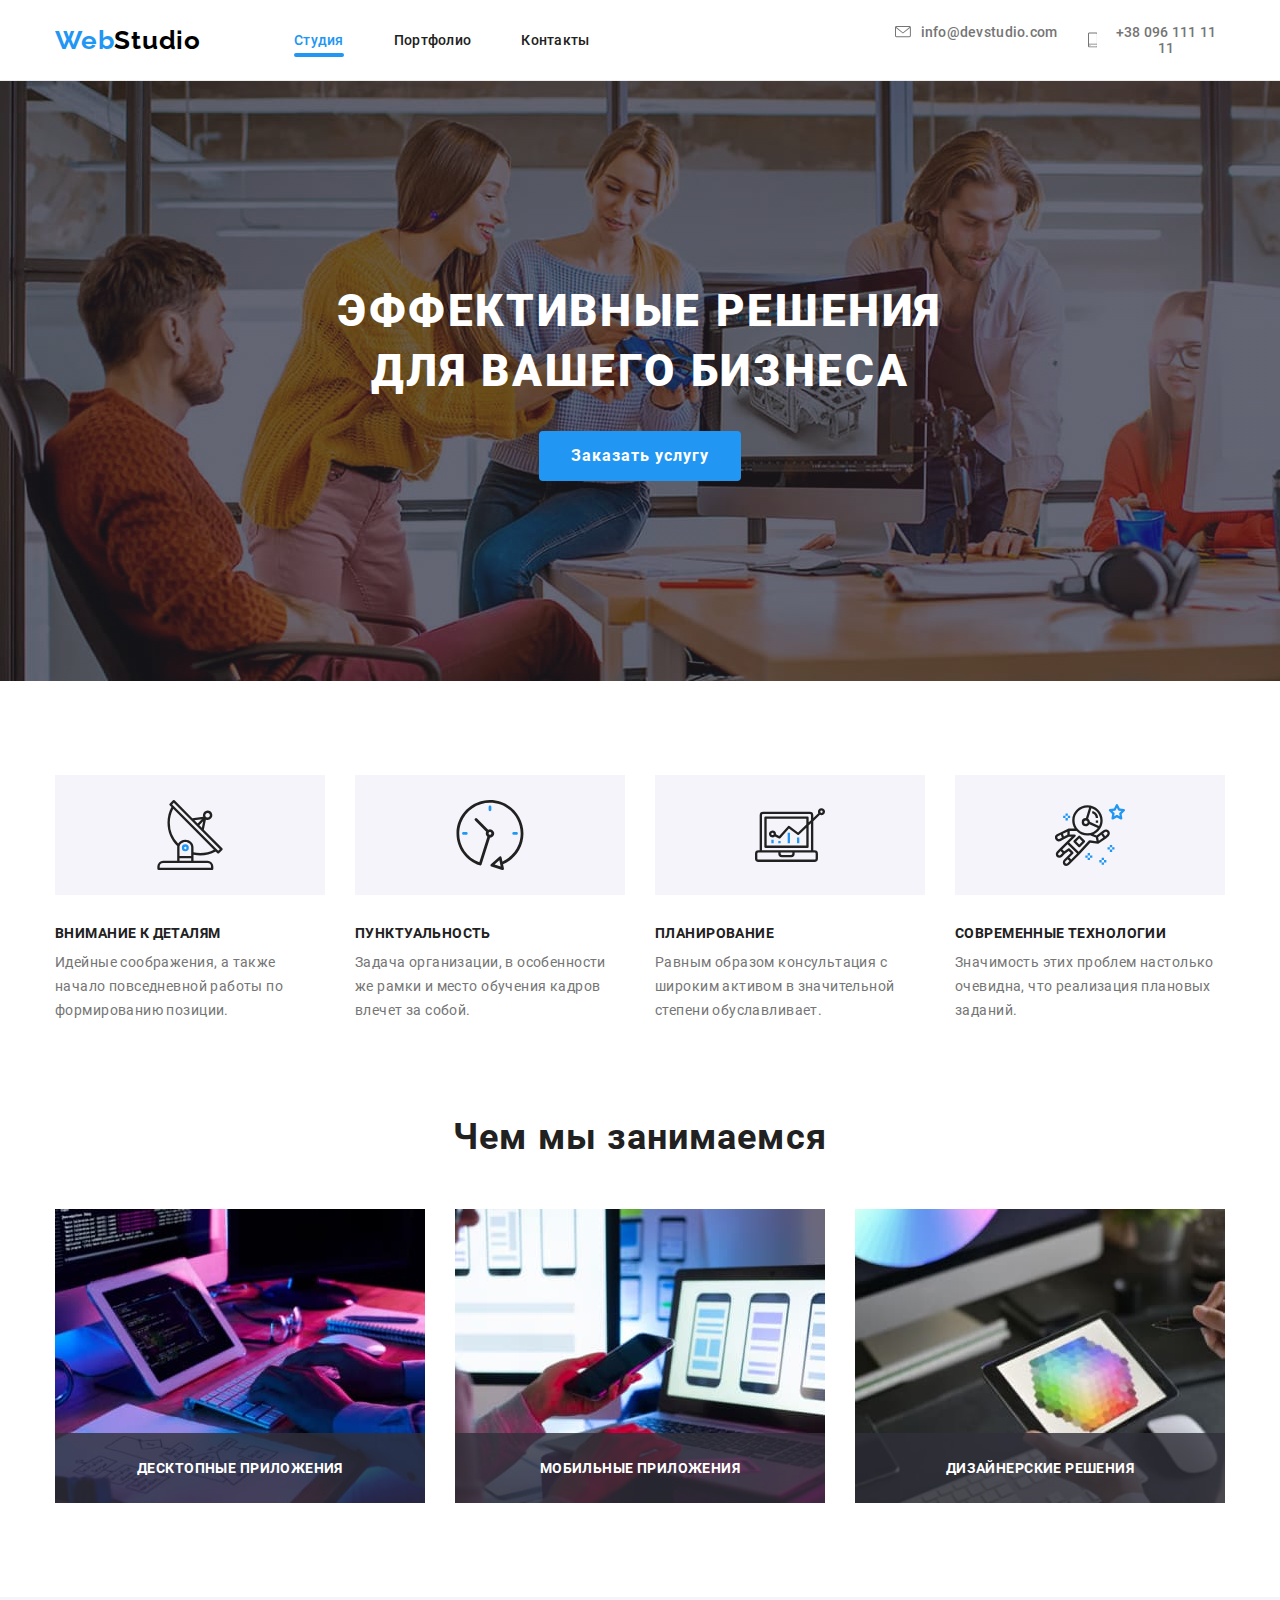
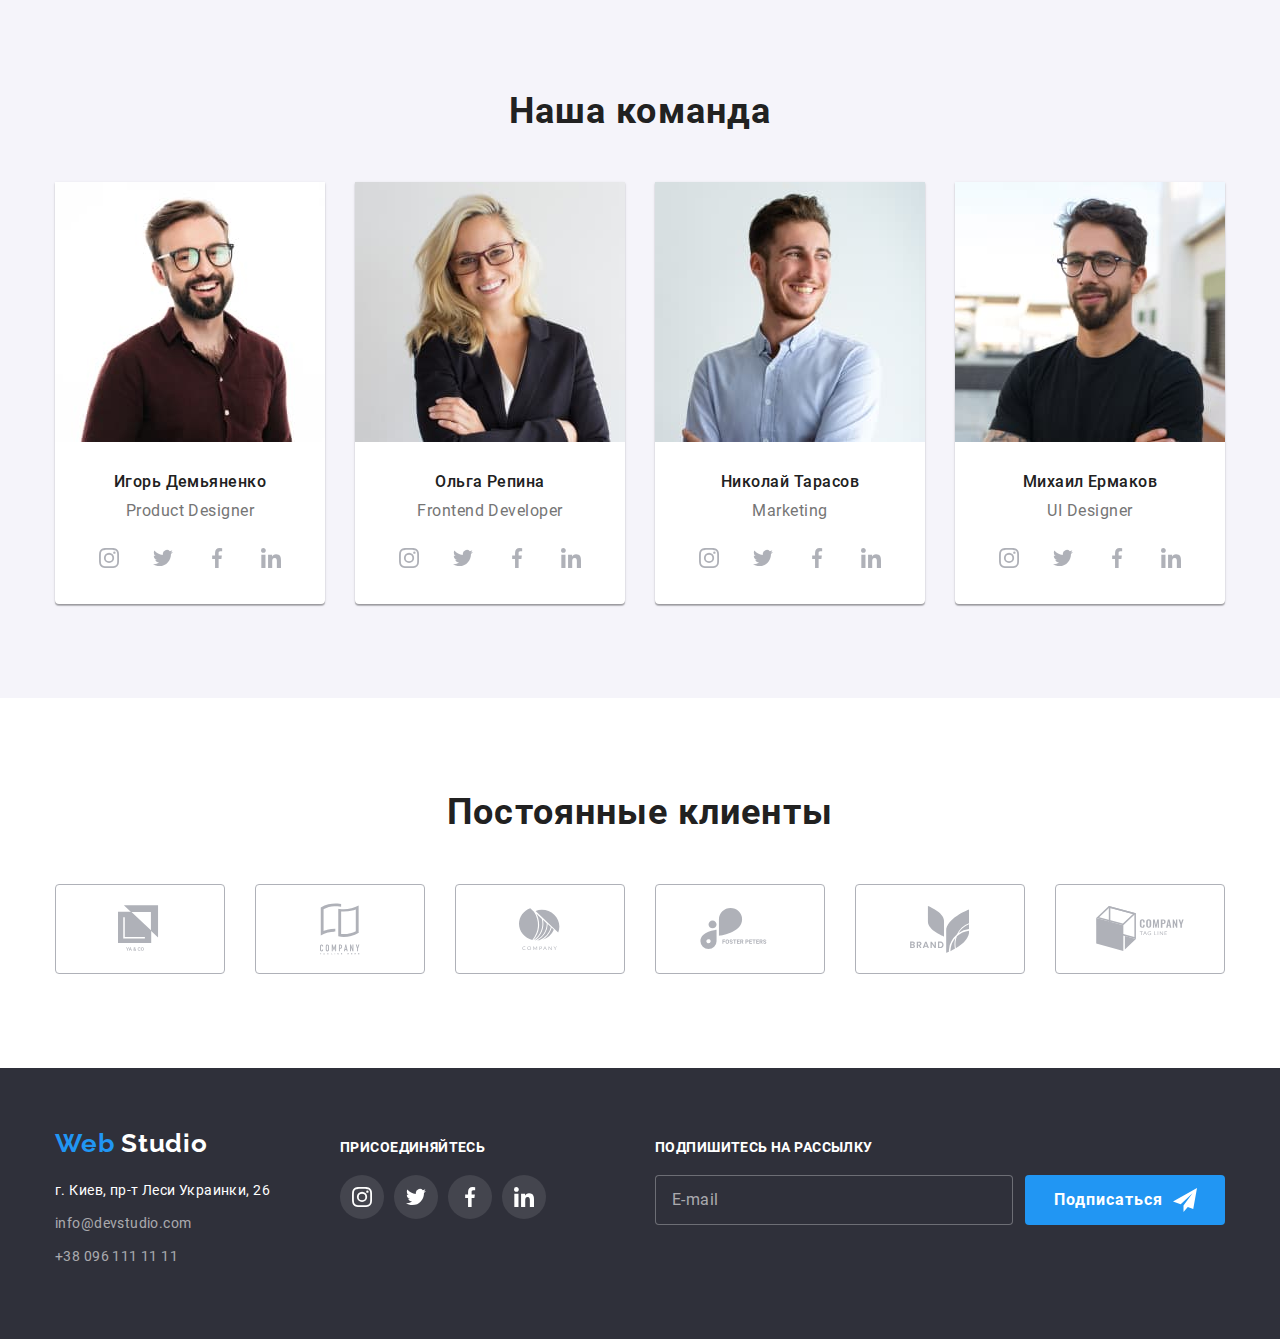
<file: index.html>
<!DOCTYPE html>
<html lang="ru">
  <head>
    <meta charset="UTF-8" />
    <meta name="viewport" content="width=device-width, initial-scale=1.0" />
    <meta http-equiv="X-UA-Compatible" content="ie=edge" />
    <title>Веб студия</title>

    <link rel="stylesheet" href="./css/main.min.css" />
  </head>
  <body class="page">
    <!-- Шапка сайта -->
    <header class="page-header">
      <div class="container main-nav">
        <nav class="header-nav">
          <a href="./index.html" class="logo">
            <span class="logo-web">Web</span>
            <span class="logo-studio">Studio</span>
          </a>

          <button
            class="menu-button"
            type="button"
            aria-expanded="false"
            aria-controls="menu-container"
            data-menu-button
          >
            <svg
              width="40"
              height="40"
              aria-label="Переключатель мобильного меню"
            >
              <use class="icon-menu" href="./images/sprite.svg#icon-menu"></use>
              <use
                class="icon-cross"
                href="./images/sprite.svg#icon-cross"
              ></use>
            </svg>
          </button>

          <div class="menu-container" id="menu-container" data-menu>
            <ul class="list nav site-nav">
              <li class="site-nav-item">
                <a href="./index.html" class="site-nav-link current">Студия</a>
              </li>
              <li class="site-nav-item">
                <a href="./portfolio.html" class="site-nav-link">Портфолио</a>
              </li>
              <li class="site-nav-item">
                <a href="" class="site-nav-link">Контакты</a>
              </li>
            </ul>

            <ul class="list nav contact-nav">
              <li class="contact-nav-item">
                <a
                  href="mailto:info@devstudio.com"
                  class="contact-nav-link email-link"
                  aria-label="envelope"
                  ><svg class="email-link-icon">
                    <use href="./images/sprite.svg#icon-envelope"></use></svg
                  >info@devstudio.com</a
                >
              </li>
              <li class="contact-nav-item">
                <a
                  href="tel:+380961111111"
                  class="contact-nav-link phone-link"
                  aria-label="mobilephone"
                >
                  <svg class="phone-link-icon">
                    <use href="./images/sprite.svg#icon-smartphone"></use></svg
                  >+38 096 111 11 11</a
                >
              </li>
            </ul>
          </div>
        </nav>
      </div>
    </header>

    <main>
      <!-- Герой -->
      <section class="hero hero-overlay">
        <div class="container">
          <h1 class="hero-title">
            Эффективные решения <br />
            для вашего бизнеса
          </h1>
          <button type="button" class="btn" data-modal-open>
            Заказать услугу
          </button>
        </div>
      </section>

      <!-- Особенности -->
      <section class="section feature-section">
        <div class="container">
          <!-- Скрытый заголовок -->
          <h2 class="section-title visually-hidden">
            Особенности работы команды
          </h2>
          <ul class="list features-list">
            <li class="features-list-item icon-antenna">
              <div class="features-icon-container">
                <svg class="features-icon" width="70" height="70">
                  <use href="./images/sprite.svg#icon-antenna"></use>
                </svg>
              </div>
              <div class="features-textbox">
                <h3 class="title">Внимание к деталям</h3>
                <p class="features-description">
                  Идейные соображения, а также начало повседневной работы по
                  формированию позиции.
                </p>
              </div>
            </li>
            <li class="features-list-item icon-clock">
              <div class="features-icon-container">
                <svg class="features-icon" width="70" height="70">
                  <use href="./images/sprite.svg#icon-clock"></use>
                </svg>
              </div>
              <div class="features-textbox">
                <h3 class="title">Пунктуальность</h3>
                <p class="features-description">
                  Задача организации, в особенности же рамки и место обучения
                  кадров влечет за собой.
                </p>
              </div>
            </li>
            <li class="features-list-item icon-diagram">
              <div class="features-icon-container">
                <svg class="features-icon" width="70" height="70">
                  <use href="./images/sprite.svg#icon-diagram"></use>
                </svg>
              </div>
              <div class="features-textbox">
                <h3 class="title">Планирование</h3>
                <p class="features-description">
                  Равным образом консультация с широким активом в значительной
                  степени обуславливает.
                </p>
              </div>
            </li>
            <li class="features-list-item icon-astronaut">
              <div class="features-icon-container">
                <svg class="features-icon" width="70" height="70">
                  <use href="./images/sprite.svg#icon-astronaut"></use>
                </svg>
              </div>
              <div class="features-textbox">
                <h3 class="title">Современные технологии</h3>
                <p class="features-description">
                  Значимость этих проблем настолько очевидна, что реализация
                  плановых заданий.
                </p>
              </div>
            </li>
          </ul>
        </div>
      </section>

      <!-- Чем мы занимаемся -->
      <section class="section product-section">
        <div class="container">
          <h2 class="section-title">Чем мы занимаемся</h2>
          <ul class="list product-list">
            <li class="product-list-item">
              <img
                class="product-picture"
                src="./images/products/desktop.jpg"
                srcset="./images/products/desktop@2x.jpg 2x"
                alt="Ноутбук"
                width="370"
              />
              <h3 class="title product-title">Десктопные приложения</h3>
            </li>
            <li class="product-list-item">
              <img
                class="product-picture"
                src="./images/products/mobile.jpg"
                srcset="./images/products/mobile@2x.jpg 2x"
                alt="Смартфон"
                width="370"
              />

              <h3 class="title product-title">Мобильные приложения</h3>
            </li>
            <li class="product-list-item">
              <img
                class="product-picture"
                src="./images/products/design.jpg"
                srcset="./images/products/design@2x.jpg 2x"
                alt="Дизайн"
                width="370"
              />

              <h3 class="title product-title">Дизайнерские решения</h3>
            </li>
          </ul>
        </div>
      </section>

      <!-- Наша команда -->
      <section class="section team-section">
        <div class="container">
          <h2 class="section-title">Наша команда</h2>
          <ul class="list team-list">
            <li class="team-list-item">
              <picture>
                <source
                  srcset="
                    ./images/team/desktop/desktop-igor.jpg    1x,
                    ./images/team/desktop/desktop-igor@2x.jpg 2x
                  "
                  media="(min-width: 1200px)"
                />
                <source
                  srcset="
                    ./images/team/tablet/tab-igor.jpg    1x,
                    ./images/team/tablet/tab-igor@2x.jpg 2x
                  "
                  media="(min-width: 768px)"
                />
                <source
                  srcset="
                    ./images/team/mobile/mob-igor.jpg    1x,
                    ./images/team/mobile/mob-igor@2x.jpg 2x
                  "
                  media="(max-width: 767px)"
                />

                <img
                  class="team-picture"
                  src="./images/team/desktop/team-igor.jpg"
                  alt="Игорь Демьяненко"
                  width="270"
                />
              </picture>

              <div class="team-description-position">
                <h3 class="title">Игорь Демьяненко</h3>
                <p class="team-description">Product Designer</p>
                <ul class="list socials-list">
                  <li class="socials-list-item">
                    <a
                      class="social-link"
                      href=""
                      aria-label="Ссылка на Инстаграм"
                      target="_blank"
                      rel="noopener noreferrer"
                    >
                      <svg
                        class="social-icon instagram-icon"
                        width="20"
                        height="20"
                      >
                        <use href="./images/sprite.svg#icon-instagram"></use>
                      </svg>
                    </a>
                  </li>
                  <li class="socials-list-item">
                    <a
                      class="social-link"
                      href=""
                      aria-label="Ссылка на Твиттер"
                      target="_blank"
                      rel="noopener noreferrer"
                    >
                      <svg
                        class="social-icon twitter-icon"
                        width="20"
                        height="20"
                      >
                        <use href="./images/sprite.svg#icon-twitter"></use>
                      </svg>
                    </a>
                  </li>
                  <li class="socials-list-item">
                    <a
                      class="social-link"
                      href=""
                      aria-label="Ссылка на Фейсбук"
                      target="_blank"
                      rel="noopener noreferrer"
                    >
                      <svg
                        class="social-icon facebook-icon"
                        width="20"
                        height="20"
                      >
                        <use href="./images/sprite.svg#icon-facebook"></use>
                      </svg>
                    </a>
                  </li>
                  <li class="socials-list-item">
                    <a
                      class="social-link"
                      href=""
                      aria-label="Ссылка на Линкедин"
                      target="_blank"
                      rel="noopener noreferrer"
                    >
                      <svg
                        class="social-icon linkedin-icon"
                        width="20"
                        height="20"
                      >
                        <use href="./images/sprite.svg#icon-linkedin"></use>
                      </svg>
                    </a>
                  </li>
                </ul>
              </div>
            </li>
            <li class="team-list-item">
              <picture>
                <source
                  srcset="
                    ./images/team/desktop/desktop-olga.jpg    1x,
                    ./images/team/desktop/desktop-olga@2x.jpg 2x
                  "
                  media="(min-width: 1200px)"
                />
                <source
                  srcset="
                    ./images/team/tablet/tab-olga.jpg    1x,
                    ./images/team/tablet/tab-olga@2x.jpg 2x
                  "
                  media="(min-width: 768px)"
                />
                <source
                  srcset="
                    ./images/team/mobile/mob-olga.jpg    1x,
                    ./images/team/mobile/mob-olga@2x.jpg 2x
                  "
                  media="(max-width: 767px)"
                />

                <img
                  class="team-picture"
                  src="./images/team/desktop/team-olga.jpg"
                  alt="Ольга Репин"
                  width="270"
                />
              </picture>
              <div class="team-description-position">
                <h3 class="title">Ольга Репина</h3>
                <p class="team-description">Frontend Developer</p>
                <ul class="list socials-list">
                  <li class="socials-list-item">
                    <a
                      class="social-link"
                      href=""
                      aria-label="Ссылка на Инстаграм"
                      target="_blank"
                      rel="noopener noreferrer"
                    >
                      <svg
                        class="social-icon instagram-icon"
                        width="20"
                        height="20"
                      >
                        <use href="./images/sprite.svg#icon-instagram"></use>
                      </svg>
                    </a>
                  </li>
                  <li class="socials-list-item">
                    <a
                      class="social-link"
                      href=""
                      aria-label="Ссылка на Твиттер"
                      target="_blank"
                      rel="noopener noreferrer"
                    >
                      <svg
                        class="social-icon twitter-icon"
                        width="20"
                        height="20"
                      >
                        <use href="./images/sprite.svg#icon-twitter"></use>
                      </svg>
                    </a>
                  </li>
                  <li class="socials-list-item">
                    <a
                      class="social-link"
                      href=""
                      aria-label="Ссылка на Фейсбук"
                      target="_blank"
                      rel="noopener noreferrer"
                    >
                      <svg
                        class="social-icon facebook-icon"
                        width="20"
                        height="20"
                      >
                        <use href="./images/sprite.svg#icon-facebook"></use>
                      </svg>
                    </a>
                  </li>
                  <li class="socials-list-item">
                    <a
                      class="social-link"
                      href=""
                      aria-label="Ссылка на Линкедин"
                      target="_blank"
                      rel="noopener noreferrer"
                    >
                      <svg
                        class="social-icon linkedin-icon"
                        width="20"
                        height="20"
                      >
                        <use href="./images/sprite.svg#icon-linkedin"></use>
                      </svg>
                    </a>
                  </li>
                </ul>
              </div>
            </li>

            <li class="team-list-item">
              <picture>
                <source
                  srcset="
                    ./images/team/desktop/desktop-nikolai.jpg    1x,
                    ./images/team/desktop/desktop-nikolai@2x.jpg 2x
                  "
                  media="(min-width: 1200px)"
                />
                <source
                  srcset="
                    ./images/team/tablet/tab-nikolai.jpg    1x,
                    ./images/team/tablet/tab-nikolai@2x.jpg 2x
                  "
                  media="(min-width: 768px)"
                />
                <source
                  srcset="
                    ./images/team/mobile/mob-nikolai.jpg    1x,
                    ./images/team/mobile/mob-nikolai@2x.jpg 2x
                  "
                  media="(max-width: 767px)"
                />

                <img
                  class="team-picture"
                  src="./images/team/desktop/team-nikolai.jpg"
                  alt="Николай Тарасов"
                  width="270"
                />
              </picture>
              <div class="team-description-position">
                <h3 class="title">Николай Тарасов</h3>
                <p class="team-description">Marketing</p>
                <ul class="list socials-list">
                  <li class="socials-list-item">
                    <a
                      class="social-link"
                      href=""
                      aria-label="Ссылка на Инстаграм"
                      target="_blank"
                      rel="noopener noreferrer"
                    >
                      <svg
                        class="social-icon instagram-icon"
                        width="20"
                        height="20"
                      >
                        <use href="./images/sprite.svg#icon-instagram"></use>
                      </svg>
                    </a>
                  </li>
                  <li class="socials-list-item">
                    <a
                      class="social-link"
                      href=""
                      aria-label="Ссылка на Твиттер"
                      target="_blank"
                      rel="noopener noreferrer"
                    >
                      <svg
                        class="social-icon twitter-icon"
                        width="20"
                        height="20"
                      >
                        <use href="./images/sprite.svg#icon-twitter"></use>
                      </svg>
                    </a>
                  </li>
                  <li class="socials-list-item">
                    <a
                      class="social-link"
                      href=""
                      aria-label="Ссылка на Фейсбук"
                      target="_blank"
                      rel="noopener noreferrer"
                    >
                      <svg
                        class="social-icon facebook-icon"
                        width="20"
                        height="20"
                      >
                        <use href="./images/sprite.svg#icon-facebook"></use>
                      </svg>
                    </a>
                  </li>
                  <li class="socials-list-item">
                    <a
                      class="social-link"
                      href=""
                      aria-label="Ссылка на Линкедин"
                      target="_blank"
                      rel="noopener noreferrer"
                    >
                      <svg
                        class="social-icon linkedin-icon"
                        width="20"
                        height="20"
                      >
                        <use href="./images/sprite.svg#icon-linkedin"></use>
                      </svg>
                    </a>
                  </li>
                </ul>
              </div>
            </li>
            <li class="team-list-item">
              <picture>
                <source
                  srcset="
                    ./images/team/desktop/desktop-mihail.jpg    1x,
                    ./images/team/desktop/desktop-mihail@2x.jpg 2x
                  "
                  media="(min-width: 1200px)"
                />
                <source
                  srcset="
                    ./images/team/tablet/tab-mihail.jpg    1x,
                    ./images/team/tablet/tab-mihail@2x.jpg 2x
                  "
                  media="(min-width: 768px)"
                />
                <source
                  srcset="
                    ./images/team/mobile/mob-mihail.jpg    1x,
                    ./images/team/mobile/mob-mihail@2x.jpg 2x
                  "
                  media="(max-width: 767px)"
                />

                <img
                  class="team-picture"
                  src="./images/team/desktop/team-mihail.jpg"
                  alt="Ольга Репин"
                  width="270"
                />
              </picture>
              <div class="team-description-position">
                <h3 class="title">Михаил Ермаков</h3>
                <p class="team-description">UI Designer</p>
                <ul class="list socials-list">
                  <li class="socials-list-item">
                    <a
                      class="social-link"
                      href=""
                      aria-label="Ссылка на Инстаграм"
                      target="_blank"
                      rel="noopener noreferrer"
                    >
                      <svg
                        class="social-icon instagram-icon"
                        width="20"
                        height="20"
                      >
                        <use href="./images/sprite.svg#icon-instagram"></use>
                      </svg>
                    </a>
                  </li>
                  <li class="socials-list-item">
                    <a
                      class="social-link"
                      href=""
                      aria-label="Ссылка на Твиттер"
                      target="_blank"
                      rel="noopener noreferrer"
                    >
                      <svg
                        class="social-icon twitter-icon"
                        width="20"
                        height="20"
                      >
                        <use href="./images/sprite.svg#icon-twitter"></use>
                      </svg>
                    </a>
                  </li>
                  <li class="socials-list-item">
                    <a
                      class="social-link"
                      href=""
                      aria-label="Ссылка на Фейсбук"
                      target="_blank"
                      rel="noopener noreferrer"
                    >
                      <svg
                        class="social-icon facebook-icon"
                        width="20"
                        height="20"
                      >
                        <use href="./images/sprite.svg#icon-facebook"></use>
                      </svg>
                    </a>
                  </li>
                  <li class="socials-list-item">
                    <a
                      class="social-link"
                      href=""
                      aria-label="Ссылка на Линкедин"
                      target="_blank"
                      rel="noopener noreferrer"
                    >
                      <svg
                        class="social-icon linkedin-icon"
                        width="20"
                        height="20"
                      >
                        <use href="./images/sprite.svg#icon-linkedin"></use>
                      </svg>
                    </a>
                  </li>
                </ul>
              </div>
            </li>
          </ul>
        </div>
      </section>

      <!-- Постоянные клиенты -->
      <section class="section">
        <div class="container">
          <h2 class="section-title">Постоянные клиенты</h2>
          <ul class="list clients-list">
            <li class="clients-list-item">
              <a class="clients-link" href="" aria-label="Ya & Co">
                <svg class="clients-icon" width="44.27" height="49.23">
                  <use href="./images/sprite.svg#icon-client-1"></use>
                </svg>
              </a>
            </li>
            <li class="clients-list-item">
              <a
                class="clients-link"
                href=""
                aria-label="Company Tagline Heree"
              >
                <svg class="clients-icon" width="40" height="52">
                  <use href="./images/sprite.svg#icon-client-2"></use></svg
              ></a>
            </li>
            <li class="clients-list-item">
              <a class="clients-link" href="" aria-label="Company">
                <svg class="clients-icon" width="41" height="42.6">
                  <use href="./images/sprite.svg#icon-client-3"></use>
                </svg>
              </a>
            </li>
            <li class="clients-list-item">
              <a class="clients-link" href="" aria-label="Foster Peters">
                <svg class="clients-icon" width="79.66" height="42.02">
                  <use href="./images/sprite.svg#icon-client-4"></use>
                </svg>
              </a>
            </li>
            <li class="clients-list-item">
              <a class="clients-link" href="" aria-label="Brand">
                <svg class="clients-icon" width="59" height="47">
                  <use href="./images/sprite.svg#icon-client-5"></use>
                </svg>
              </a>
            </li>
            <li class="clients-list-item">
              <a class="clients-link" href="" aria-label="Company Tag Line">
                <svg class="clients-icon" width="88.48" height="45.44">
                  <use href="./images/sprite.svg#icon-client-6"></use>
                </svg>
              </a>
            </li>
          </ul>
        </div>
      </section>
    </main>

    <!-- Футер -->
    <footer class="footer">
      <div class="container footer-flex">
        <div class="tablet-footer-flex">
          <div class="address">
            <a href="./index.html" class="logo">
              <span class="logo-web">Web</span>
              <span class="logo-studio">Studio</span>
            </a>

            <address class="footer-address">
              <span class="location"> г. Киев, пр-т Леси Украинки, 26</span>
              <br />
              <a
                href="mailto:info@devstudio.com"
                class="link mail-link"
                aria-label="envelope"
                >info@devstudio.com</a
              >
              <br />
              <a href="tel:+380961111111" class="link" aria-label="mobilephine"
                >+38 096 111 11 11</a
              >
            </address>
          </div>
          <div class="join">
            <b class="call-to-action">присоединяйтесь</b>
            <ul class="list socials-list">
              <li class="socials-list-item">
                <a class="social-link footer-social-link" href="">
                  <svg
                    class="social-icon instagram-icon"
                    width="20"
                    height="20"
                  >
                    <use href="./images/sprite.svg#icon-instagram"></use>
                  </svg>
                </a>
              </li>
              <li class="socials-list-item">
                <a class="social-link footer-social-link" href="">
                  <svg class="social-icon twitter-icon" width="20" height="20">
                    <use href="./images/sprite.svg#icon-twitter"></use>
                  </svg>
                </a>
              </li>
              <li class="socials-list-item">
                <a class="social-link footer-social-link" href="">
                  <svg class="social-icon facebook-icon" width="20" height="20">
                    <use href="./images/sprite.svg#icon-facebook"></use>
                  </svg>
                </a>
              </li>
              <li class="socials-list-item">
                <a class="social-link footer-social-link" href="">
                  <svg class="social-icon linkedin-icon" width="20" height="20">
                    <use href="./images/sprite.svg#icon-linkedin"></use>
                  </svg>
                </a>
              </li>
            </ul>
          </div>
        </div>
        <div class="subscription">
          <b class="call-to-action">Подпишитесь на рассылку</b>
          <form class="subscription-form">
            <input
              class="footer-email"
              type="email"
              name="mail"
              id="footer-mail"
              placeholder="E-mail"
            />
            <button class="btn email-btn" type="submit">
              <span class="btn-text">Подписаться</span>
              <svg class="icon-send" width="24" height="24">
                <use href="./images/sprite.svg#icon-send"></use>
              </svg>
            </button>
          </form>
        </div>
      </div>
    </footer>

    <!-- Модальное окно -->
    <div class="backdrop is-hidden" data-modal>
      <div class="modal">
        <form class="form">
          <button type="button" class="btn-close" data-modal-close>
            <svg class="icon-close" width="18" height="18">
              <use href="./images/sprite.svg#icon-close"></use>
            </svg>
          </button>
          <b class="form-call-to-action"
            >Оставьте свои данные, мы вам перезвоним</b
          >

          <label class="form-field">
            <span class="form-label">Имя</span>
            <input class="form-input" type="text" name="name" />
            <svg class="form-icon">
              <use href="./images/sprite.svg#icon-person"></use>
            </svg>
          </label>

          <label class="form-field">
            <span class="form-label">Телефон</span>
            <input class="form-input" type="tel" name="tel" />
            <svg class="form-icon">
              <use href="./images/sprite.svg#icon-tel"></use>
            </svg>
          </label>

          <label class="form-field">
            <span class="form-label">Почта</span>
            <input class="form-input" type="email" name="mail" />
            <svg class="form-icon">
              <use href="./images/sprite.svg#icon-mail"></use>
            </svg>
          </label>

          <label class="comment-field">
            <span class="form-label">Комментарий</span>
            <textarea
              class="comment"
              name="comment"
              placeholder="Введите текст"
            ></textarea>
          </label>

          <label class="checkbox-field">
            <input
              class="input-checkbox"
              type="checkbox"
              name="agreement"
              value="agreement"
            /><span class="checkbox-icon"></span>
            <span class="checkbox-label"
              >Соглашаюсь с рассылкой и принимаю
              <a class="checkbox-link" href="">Условия договора</a>
            </span>
          </label>
          <div class="form-btn-thumb">
            <button type="submit" class="btn form-btn">Отправить</button>
          </div>
        </form>
      </div>
    </div>

    <script src="./js/modal.js"></script>
    <script src="./js/menu.js"></script>
  </body>
</html>
</file>
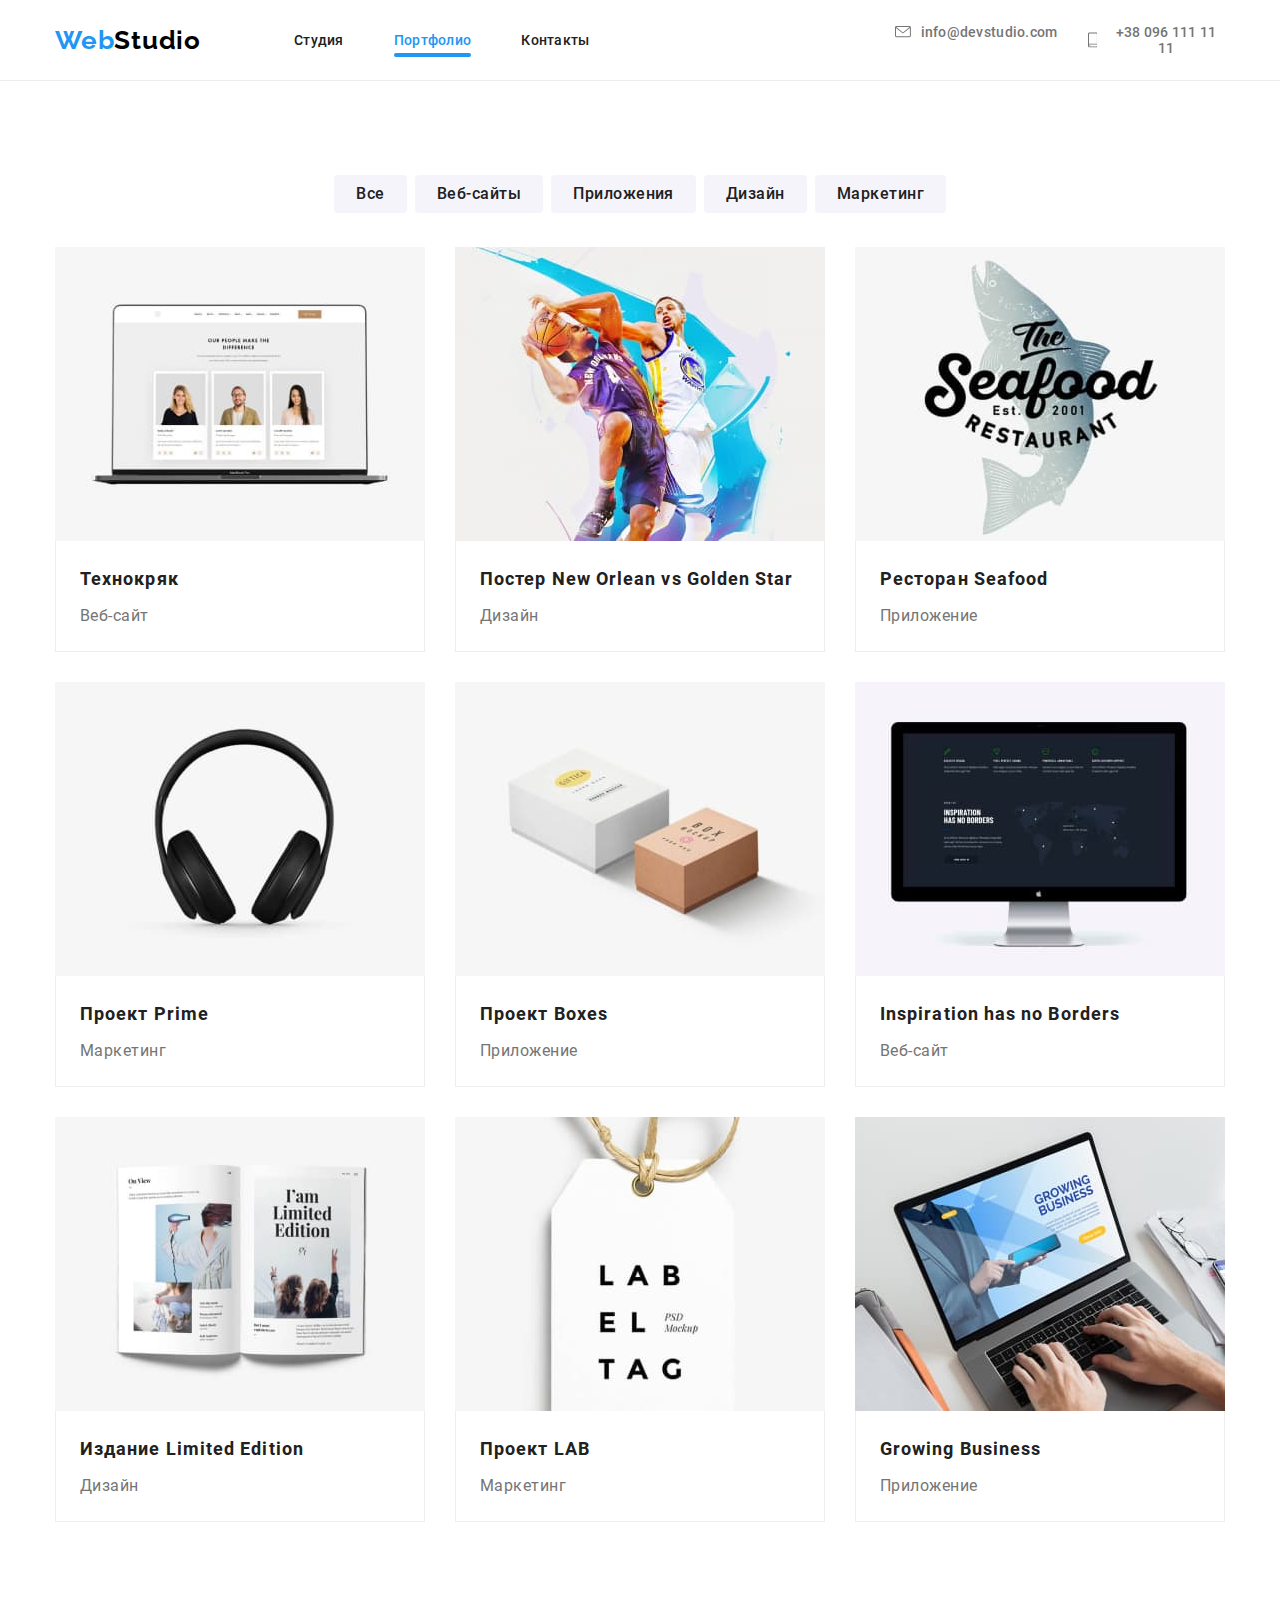
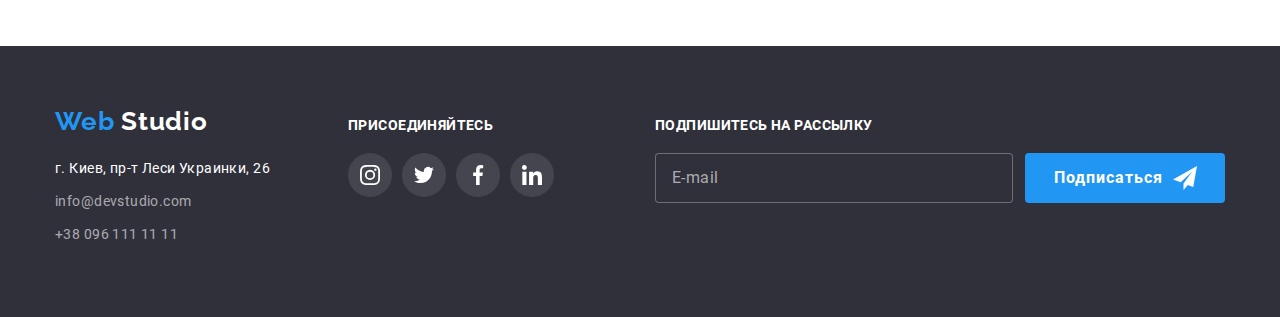
<file: portfolio.html>
<!DOCTYPE html>
<html lang="ru">
  <head>
    <meta charset="UTF-8" />
    <meta name="viewport" content="width=device-width, initial-scale=1.0" />
    <meta http-equiv="X-UA-Compatible" content="ie=edge" />
    <title>Портфолио</title>

    <link rel="stylesheet" href="./css/portfolio.min.css" />
  </head>
  <body class="page">
    <!-- Шапка сайта -->
    <header class="page-header">
      <div class="container main-nav">
        <nav class="header-nav">
          <a href="./index.html" class="logo">
            <span class="logo-web">Web</span>
            <span class="logo-studio">Studio</span>
          </a>

          <button
            class="menu-button"
            type="button"
            aria-expanded="false"
            aria-controls="menu-container"
            data-menu-button
          >
            <svg
              width="40"
              height="40"
              aria-label="Переключатель мобильного меню"
            >
              <use class="icon-menu" href="./images/sprite.svg#icon-menu"></use>
              <use
                class="icon-cross"
                href="./images/sprite.svg#icon-cross"
              ></use>
            </svg>
          </button>

          <div class="menu-container" id="menu-container" data-menu>
            <ul class="list nav site-nav">
              <li class="site-nav-item">
                <a href="./index.html" class="site-nav-link">Студия</a>
              </li>
              <li class="site-nav-item">
                <a href="./portfolio.html" class="site-nav-link current"
                  >Портфолио</a
                >
              </li>
              <li class="site-nav-item">
                <a href="" class="site-nav-link">Контакты</a>
              </li>
            </ul>

            <ul class="list nav contact-nav">
              <li class="contact-nav-item">
                <a
                  href="mailto:info@devstudio.com"
                  class="contact-nav-link email-link"
                  aria-label="envelope"
                  ><svg class="email-link-icon">
                    <use href="./images/sprite.svg#icon-envelope"></use></svg
                  >info@devstudio.com</a
                >
              </li>
              <li class="contact-nav-item">
                <a
                  href="tel:+380961111111"
                  class="contact-nav-link phone-link"
                  aria-label="mobilephone"
                >
                  <svg class="phone-link-icon">
                    <use href="./images/sprite.svg#icon-smartphone"></use></svg
                  >+38 096 111 11 11</a
                >
              </li>
            </ul>
          </div>
        </nav>
      </div>
    </header>

    <!-- Работы -->
    <section class="portfolio">
      <div class="container">
        <h1 class="section-title visually-hidden">Примеры работ</h1>
        <!-- Фильтр -->
        <ul class="list button-list">
          <li class="button-list-item">
            <button type="button" class="btn portfolio-button">Все</button>
          </li>
          <li class="button-list-item">
            <button type="button" class="btn portfolio-button">
              Веб-сайты
            </button>
          </li>
          <li class="button-list-item">
            <button type="button" class="btn portfolio-button">
              Приложения
            </button>
          </li>
          <li class="button-list-item">
            <button type="button" class="btn portfolio-button">Дизайн</button>
          </li>
          <li class="button-list-item">
            <button type="button" class="btn portfolio-button">
              Маркетинг
            </button>
          </li>
        </ul>
        <ul class="list portfolio-list">
          <li class="portfolio-list-item">
            <a href="" class="link portfolio-list-link">
              <div class="card">
                <div class="card-thumb">
                  <picture>
                    <source
                      srcset="
                        ./images/portfolio/desktop/technokriak.jpg    1x,
                        ./images/portfolio/desktop/technokriak@2x.jpg 2x
                      "
                      media="(min-width: 1200px)"
                    />
                    <source
                      srcset="
                        ./images/portfolio/tablet/tab-technokriak.jpg    1x,
                        ./images/portfolio/tablet/tab-technokriak@2x.jpg 2x
                      "
                      media="(min-width: 768px)"
                    />
                    <source
                      srcset="
                        ./images/portfolio/mobile/mob-technokriak.jpg    1x,
                        ./images/portfolio/mobile/mob-technokriak@2x.jpg 2x
                      "
                      media="(max-width: 767px)"
                    />

                    <img
                      class="portfolio-picture"
                      src="./images/team/desktop/technokriak.jpg"
                      alt="Технокряк"
                      width="370"
                    />
                  </picture>

                  <div class="description-overlay">
                    <p class="item-description">
                      Технокряк это современная площадка распространения
                      коронавируса. Компании используют эту платформу для
                      цифрового шпионажа и атак на защищённые сервера
                      конкурентов.
                    </p>
                  </div>
                </div>

                <div class="portfolio-titles">
                  <h2 class="item-title">Технокряк</h2>
                  <p class="item-specification">Веб-сайт</p>
                </div>
              </div>
            </a>
          </li>
          <li class="portfolio-list-item">
            <a href="" class="link portfolio-list-link">
              <div class="card">
                <div class="card-thumb">
                  <picture>
                    <source
                      srcset="
                        ./images/portfolio/desktop/poster.jpg    1x,
                        ./images/portfolio/desktop/poster@2x.jpg 2x
                      "
                      media="(min-width: 1200px)"
                    />
                    <source
                      srcset="
                        ./images/portfolio/tablet/tab-poster.jpg    1x,
                        ./images/portfolio/tablet/tab-poster@2x.jpg 2x
                      "
                      media="(min-width: 768px)"
                    />
                    <source
                      srcset="
                        ./images/portfolio/mobile/mob-poster.jpg    1x,
                        ./images/portfolio/mobile/mob-poster@2x.jpg 2x
                      "
                      media="(max-width: 767px)"
                    />

                    <img
                      class="portfolio-picture"
                      src="./images/team/desktop/poster.jpg"
                      alt="Постер"
                      width="370"
                    />
                  </picture>
                  <div class="description-overlay">
                    <p class="item-description">
                      Технокряк это современная площадка распространения
                      коронавируса. Компании используют эту платформу для
                      цифрового шпионажа и атак на защищённые сервера
                      конкурентов.
                    </p>
                  </div>
                </div>

                <div class="portfolio-titles">
                  <h2 class="item-title">Постер New Orlean vs Golden Star</h2>
                  <p class="item-specification">Дизайн</p>
                </div>
              </div>
            </a>
          </li>
          <li class="portfolio-list-item">
            <a href="" class="link portfolio-list-link">
              <div class="card">
                <div class="card-thumb">
                  <picture>
                    <source
                      srcset="
                        ./images/portfolio/desktop/seafood.jpg    1x,
                        ./images/portfolio/desktop/seafood@2x.jpg 2x
                      "
                      media="(min-width: 1200px)"
                    />
                    <source
                      srcset="
                        ./images/portfolio/tablet/tab-seafood.jpg    1x,
                        ./images/portfolio/tablet/tab-seafood@2x.jpg 2x
                      "
                      media="(min-width: 768px)"
                    />
                    <source
                      srcset="
                        ./images/portfolio/mobile/mob-seafood.jpg    1x,
                        ./images/portfolio/mobile/mob-seafood@2x.jpg 2x
                      "
                      media="(max-width: 767px)"
                    />

                    <img
                      class="portfolio-picture"
                      src="./images/team/desktop/poster.jpg"
                      alt="Ресторан"
                      width="370"
                    />
                  </picture>

                  <div class="description-overlay">
                    <p class="item-description">
                      Технокряк это современная площадка распространения
                      коронавируса. Компании используют эту платформу для
                      цифрового шпионажа и атак на защищённые сервера
                      конкурентов.
                    </p>
                  </div>
                </div>

                <div class="portfolio-titles">
                  <h2 class="item-title">Ресторан Seafood</h2>
                  <p class="item-specification">Приложение</p>
                </div>
              </div>
            </a>
          </li>
          <li class="portfolio-list-item">
            <a href="" class="link portfolio-list-link">
              <div class="card">
                <div class="card-thumb">
                  <picture>
                    <source
                      srcset="
                        ./images/portfolio/desktop/prime.jpg    1x,
                        ./images/portfolio/desktop/prime@2x.jpg 2x
                      "
                      media="(min-width: 1200px)"
                    />
                    <source
                      srcset="
                        ./images/portfolio/tablet/tab-prime.jpg    1x,
                        ./images/portfolio/tablet/tab-prime@2x.jpg 2x
                      "
                      media="(min-width: 768px)"
                    />
                    <source
                      srcset="
                        ./images/portfolio/mobile/mob-prime.jpg    1x,
                        ./images/portfolio/mobile/mob-prime@2x.jpg 2x
                      "
                      media="(max-width: 767px)"
                    />

                    <img
                      class="portfolio-picture"
                      src="./images/team/desktop/poster.jpg"
                      alt="Прайм"
                      width="370"
                    />
                  </picture>

                  <div class="description-overlay">
                    <p class="item-description">
                      Технокряк это современная площадка распространения
                      коронавируса. Компании используют эту платформу для
                      цифрового шпионажа и атак на защищённые сервера
                      конкурентов.
                    </p>
                  </div>
                </div>

                <div class="portfolio-titles">
                  <h2 class="item-title">Проект Prime</h2>
                  <p class="item-specification">Маркетинг</p>
                </div>
              </div>
            </a>
          </li>
          <li class="portfolio-list-item">
            <a href="" class="link portfolio-list-link">
              <div class="card">
                <div class="card-thumb">
                  <picture>
                    <source
                      srcset="
                        ./images/portfolio/desktop/boxes.jpg    1x,
                        ./images/portfolio/desktop/boxes@2x.jpg 2x
                      "
                      media="(min-width: 1200px)"
                    />
                    <source
                      srcset="
                        ./images/portfolio/tablet/tab-boxes.jpg    1x,
                        ./images/portfolio/tablet/tab-boxes@2x.jpg 2x
                      "
                      media="(min-width: 768px)"
                    />
                    <source
                      srcset="
                        ./images/portfolio/mobile/mob-boxes.jpg    1x,
                        ./images/portfolio/mobile/mob-boxes@2x.jpg 2x
                      "
                      media="(max-width: 767px)"
                    />

                    <img
                      class="portfolio-picture"
                      src="./images/team/desktop/boxes.jpg"
                      alt="Коробки"
                      width="370"
                    />
                  </picture>

                  <div class="description-overlay">
                    <p class="item-description">
                      Технокряк это современная площадка распространения
                      коронавируса. Компании используют эту платформу для
                      цифрового шпионажа и атак на защищённые сервера
                      конкурентов.
                    </p>
                  </div>
                </div>

                <div class="portfolio-titles">
                  <h2 class="item-title">Проект Boxes</h2>
                  <p class="item-specification">Приложение</p>
                </div>
              </div>
            </a>
          </li>
          <li class="portfolio-list-item">
            <a href="" class="link portfolio-list-link">
              <div class="card">
                <div class="card-thumb">
                  <picture>
                    <source
                      srcset="
                        ./images/portfolio/desktop/borders.jpg    1x,
                        ./images/portfolio/desktop/borders@2x.jpg 2x
                      "
                      media="(min-width: 1200px)"
                    />
                    <source
                      srcset="
                        ./images/portfolio/tablet/tab-borders.jpg    1x,
                        ./images/portfolio/tablet/tab-borders@2x.jpg 2x
                      "
                      media="(min-width: 768px)"
                    />
                    <source
                      srcset="
                        ./images/portfolio/mobile/mob-borders.jpg    1x,
                        ./images/portfolio/mobile/mob-borders@2x.jpg 2x
                      "
                      media="(max-width: 767px)"
                    />

                    <img
                      class="portfolio-picture"
                      src="./images/team/desktop/borders.jpg"
                      alt="Веб-сайт"
                      width="370"
                    />
                  </picture>

                  <div class="description-overlay">
                    <p class="item-description">
                      Технокряк это современная площадка распространения
                      коронавируса. Компании используют эту платформу для
                      цифрового шпионажа и атак на защищённые сервера
                      конкурентов.
                    </p>
                  </div>
                </div>

                <div class="portfolio-titles">
                  <h2 class="item-title">Inspiration has no Borders</h2>
                  <p class="item-specification">Веб-сайт</p>
                </div>
              </div>
            </a>
          </li>
          <li class="portfolio-list-item">
            <a href="" class="portfolio-list-link link">
              <div class="card">
                <div class="card-thumb">
                  <picture>
                    <source
                      srcset="
                        ./images/portfolio/desktop/edition.jpg    1x,
                        ./images/portfolio/desktop/edition@2x.jpg 2x
                      "
                      media="(min-width: 1200px)"
                    />
                    <source
                      srcset="
                        ./images/portfolio/tablet/tab-edition.jpg    1x,
                        ./images/portfolio/tablet/tab-edition@2x.jpg 2x
                      "
                      media="(min-width: 768px)"
                    />
                    <source
                      srcset="
                        ./images/portfolio/mobile/mob-edition.jpg    1x,
                        ./images/portfolio/mobile/mob-edition@2x.jpg 2x
                      "
                      media="(max-width: 767px)"
                    />

                    <img
                      class="portfolio-picture"
                      src="./images/team/desktop/edition.jpg"
                      alt="Издание"
                      width="370"
                    />
                  </picture>

                  <div class="description-overlay">
                    <p class="item-description">
                      Технокряк это современная площадка распространения
                      коронавируса. Компании используют эту платформу для
                      цифрового шпионажа и атак на защищённые сервера
                      конкурентов.
                    </p>
                  </div>
                </div>

                <div class="portfolio-titles">
                  <h2 class="item-title">Издание Limited Edition</h2>
                  <p class="item-specification">Дизайн</p>
                </div>
              </div>
            </a>
          </li>
          <li class="portfolio-list-item">
            <a href="" class="portfolio-list-link link">
              <div class="card">
                <div class="card-thumb">
                  <picture>
                    <source
                      srcset="
                        ./images/portfolio/desktop/lab.jpg    1x,
                        ./images/portfolio/desktop/lab@2x.jpg 2x
                      "
                      media="(min-width: 1200px)"
                    />
                    <source
                      srcset="
                        ./images/portfolio/tablet/tab-lab.jpg    1x,
                        ./images/portfolio/tablet/tab-lab@2x.jpg 2x
                      "
                      media="(min-width: 768px)"
                    />
                    <source
                      srcset="
                        ./images/portfolio/mobile/mob-lab.jpg    1x,
                        ./images/portfolio/mobile/mob-lab@2x.jpg 2x
                      "
                      media="(max-width: 767px)"
                    />

                    <img
                      class="portfolio-picture"
                      src="./images/team/desktop/lab.jpg"
                      alt="Проект"
                      width="370"
                    />
                  </picture>

                  <div class="description-overlay">
                    <p class="item-description">
                      Технокряк это современная площадка распространения
                      коронавируса. Компании используют эту платформу для
                      цифрового шпионажа и атак на защищённые сервера
                      конкурентов.
                    </p>
                  </div>
                </div>

                <div class="portfolio-titles">
                  <h2 class="item-title">Проект LAB</h2>
                  <p class="item-specification">Маркетинг</p>
                </div>
              </div>
            </a>
          </li>
          <li class="portfolio-list-item">
            <a href="" class="portfolio-list-link link">
              <div class="card">
                <div class="card-thumb">
                  <picture>
                    <source
                      srcset="
                        ./images/portfolio/desktop/business.jpg    1x,
                        ./images/portfolio/desktop/business@2x.jpg 2x
                      "
                      media="(min-width: 1200px)"
                    />
                    <source
                      srcset="
                        ./images/portfolio/tablet/tab-business.jpg    1x,
                        ./images/portfolio/tablet/tab-business@2x.jpg 2x
                      "
                      media="(min-width: 768px)"
                    />
                    <source
                      srcset="
                        ./images/portfolio/mobile/mob-business.jpg    1x,
                        ./images/portfolio/mobile/mob-business@2x.jpg 2x
                      "
                      media="(max-width: 767px)"
                    />

                    <img
                      class="portfolio-picture"
                      src="./images/team/desktop/business.jpg"
                      alt="Приложения-для-бизнеса"
                      width="370"
                    />
                  </picture>

                  <div class="description-overlay">
                    <p class="item-description">
                      Технокряк это современная площадка распространения
                      коронавируса. Компании используют эту платформу для
                      цифрового шпионажа и атак на защищённые сервера
                      конкурентов.
                    </p>
                  </div>
                </div>

                <div class="portfolio-titles">
                  <h2 class="item-title">Growing Business</h2>
                  <p class="item-specification">Приложение</p>
                </div>
              </div>
            </a>
          </li>
        </ul>
      </div>
    </section>

    <!-- Футер -->
    <footer class="footer">
      <div class="container footer-flex">
        <div class="address">
          <a href="./index.html" class="logo">
            <span class="logo-web">Web</span>
            <span class="logo-studio">Studio</span>
          </a>

          <address class="footer-address">
            <span class="location"> г. Киев, пр-т Леси Украинки, 26</span>
            <br />
            <a
              href="mailto:info@devstudio.com"
              class="link mail-link"
              aria-label="envelope"
              >info@devstudio.com</a
            >
            <br />
            <a href="tel:+380961111111" class="link" aria-label="mobilephine"
              >+38 096 111 11 11</a
            >
          </address>
        </div>
        <div class="join">
          <b class="call-to-action">присоединяйтесь</b>
          <ul class="list socials-list">
            <li class="socials-list-item">
              <a class="social-link footer-social-link" href="">
                <svg class="social-icon instagram-icon" width="20" height="20">
                  <use href="./images/sprite.svg#icon-instagram"></use>
                </svg>
              </a>
            </li>
            <li class="socials-list-item">
              <a class="social-link footer-social-link" href="">
                <svg class="social-icon twitter-icon" width="20" height="20">
                  <use href="./images/sprite.svg#icon-twitter"></use>
                </svg>
              </a>
            </li>
            <li class="socials-list-item">
              <a class="social-link footer-social-link" href="">
                <svg class="social-icon facebook-icon" width="20" height="20">
                  <use href="./images/sprite.svg#icon-facebook"></use>
                </svg>
              </a>
            </li>
            <li class="socials-list-item">
              <a class="social-link footer-social-link" href="">
                <svg class="social-icon linkedin-icon" width="20" height="20">
                  <use href="./images/sprite.svg#icon-linkedin"></use>
                </svg>
              </a>
            </li>
          </ul>
        </div>
        <div class="subscription">
          <b class="call-to-action">Подпишитесь на рассылку</b>
          <form class="subscription-form">
            <input
              class="footer-email"
              type="email"
              name="mail"
              id="footer-mail"
              placeholder="E-mail"
            />
            <button class="btn email-btn" type="submit">
              <span class="btn-text">Подписаться</span>
              <svg class="icon-send" width="24" height="24">
                <use href="./images/sprite.svg#icon-send"></use>
              </svg>
            </button>
          </form>
        </div>
      </div>
    </footer>

    <script src="./js/menu.js"></script>
  </body>
</html>
</file>
<file: css/main.min.css>
@font-face{font-family:'Raleway';font-style:normal;font-weight:700;src:local(""),url("../fonts/raleway-v17-latin_cyrillic-700.woff2") format("woff2"),url("../fonts/raleway-v17-latin_cyrillic-700.woff") format("woff")}@font-face{font-family:'Roboto';font-style:normal;font-weight:400;src:local("Roboto"),local("Roboto-Regular"),url("../fonts/roboto-v20-latin_cyrillic-regular.woff2") format("woff2"),url("../fonts/roboto-v20-latin_cyrillic-regular.woff") format("woff")}@font-face{font-family:'Roboto';font-style:normal;font-weight:500;src:local("Roboto Medium"),local("Roboto-Medium"),url("../fonts/roboto-v20-latin_cyrillic-500.woff2") format("woff2"),url("../fonts/roboto-v20-latin_cyrillic-500.woff") format("woff")}@font-face{font-family:'Roboto';font-style:normal;font-weight:700;src:local("Roboto Bold"),local("Roboto-Bold"),url("../fonts/roboto-v20-latin_cyrillic-700.woff2") format("woff2"),url("../fonts/roboto-v20-latin_cyrillic-700.woff") format("woff")}@font-face{font-family:'Roboto';font-style:normal;font-weight:900;src:local("Roboto Black"),local("Roboto-Black"),url("../fonts/roboto-v20-latin_cyrillic-900.woff2") format("woff2"),url("../fonts/roboto-v20-latin_cyrillic-900.woff") format("woff")}.features-icon-container,.social-link,.clients-link{display:-webkit-box;display:-ms-flexbox;display:flex;-webkit-box-pack:center;-ms-flex-pack:center;justify-content:center;-webkit-box-align:center;-ms-flex-align:center;align-items:center}/*! normalize.css v8.0.1 | MIT License | github.com/necolas/normalize.css */html{line-height:1.15;-webkit-text-size-adjust:100%}body{margin:0}main{display:block}h1{font-size:2em;margin:0.67em 0}hr{-webkit-box-sizing:content-box;box-sizing:content-box;height:0;overflow:visible}pre{font-family:monospace, monospace;font-size:1em}a{background-color:transparent}abbr[title]{border-bottom:none;text-decoration:underline;-webkit-text-decoration:underline dotted;text-decoration:underline dotted}b,strong{font-weight:bolder}code,kbd,samp{font-family:monospace, monospace;font-size:1em}small{font-size:80%}sub,sup{font-size:75%;line-height:0;position:relative;vertical-align:baseline}sub{bottom:-0.25em}sup{top:-0.5em}img{border-style:none}button,input,optgroup,select,textarea{font-family:inherit;font-size:100%;line-height:1.15;margin:0}button,input{overflow:visible}button,select{text-transform:none}button,[type='button'],[type='reset'],[type='submit']{-webkit-appearance:button}button::-moz-focus-inner,[type='button']::-moz-focus-inner,[type='reset']::-moz-focus-inner,[type='submit']::-moz-focus-inner{border-style:none;padding:0}button:-moz-focusring,[type='button']:-moz-focusring,[type='reset']:-moz-focusring,[type='submit']:-moz-focusring{outline:1px dotted ButtonText}fieldset{padding:0.35em 0.75em 0.625em}legend{-webkit-box-sizing:border-box;box-sizing:border-box;color:inherit;display:table;max-width:100%;padding:0;white-space:normal}progress{vertical-align:baseline}textarea{overflow:auto}[type='checkbox'],[type='radio']{-webkit-box-sizing:border-box;box-sizing:border-box;padding:0}[type='number']::-webkit-inner-spin-button,[type='number']::-webkit-outer-spin-button{height:auto}[type='search']{-webkit-appearance:textfield;outline-offset:-2px}[type='search']::-webkit-search-decoration{-webkit-appearance:none}::-webkit-file-upload-button{-webkit-appearance:button;font:inherit}details{display:block}summary{display:list-item}template{display:none}[hidden]{display:none}html{-webkit-box-sizing:border-box;box-sizing:border-box}*,*::before,*::after{-webkit-box-sizing:inherit;box-sizing:inherit}.page{background-color:#fff;color:#757575;font-family:Roboto, sans-serif;font-style:normal;font-weight:400;font-size:14px;line-height:1.714;letter-spacing:0.03em}.list{padding:0;margin:0;list-style:none}.container{width:100%;padding-left:15px;padding-right:15px;margin-left:auto;margin-right:auto}@media screen and (min-width: 480px){.container{width:480px}}@media screen and (min-width: 768px){.container{width:768px}}@media screen and (min-width: 1200px){.container{width:1200px}}.visually-hidden{position:absolute;width:1px;height:1px;margin:-1px;border:0;padding:0;clip:rect(0 0 0 0);overflow:hidden}.title{color:#212121;font-weight:700;font-size:14px;line-height:1.143;letter-spacing:0.03em}.link{text-decoration:none}.header-nav{display:-webkit-box;display:-ms-flexbox;display:flex;-webkit-box-pack:justify;-ms-flex-pack:justify;justify-content:space-between;-webkit-box-align:center;-ms-flex-align:center;align-items:center;font-weight:500;font-size:14px;line-height:1.143;letter-spacing:0.02em}@media screen and (min-width: 768px){.menu-button{display:none}}.menu-button{display:-webkit-inline-box;display:-ms-inline-flexbox;display:inline-flex;margin:0;padding:0;width:40px;height:40px;border:none;background-color:transparent}.menu-button:hover .icon-menu,.menu-button:focus .icon-menu,.menu-button:hover .icon-cross,.menu-button:focus .icon-cross{fill:#2196f3}@media screen and (min-width: 768px){.menu-button{display:none}}.menu-button .icon-cross{display:none}.menu-button.is-open .icon-cross{display:block}.menu-button.is-open .icon-menu{display:none}.menu-container{text-align:center;background-color:#fff}.menu-container.is-open{display:block;padding-top:60px;padding-bottom:60px;-webkit-box-shadow:0px 4px 8px rgba(0,0,0,0.04),0px 2px 4px rgba(0,0,0,0.08),0px 1px 3px rgba(0,0,0,0.16);box-shadow:0px 4px 8px rgba(0,0,0,0.04),0px 2px 4px rgba(0,0,0,0.08),0px 1px 3px rgba(0,0,0,0.16)}@media screen and (max-width: 767px){.menu-container{display:none;z-index:1;position:absolute;top:100%;left:0;width:100%;height:393px}}@media screen and (min-width: 768px){.menu-container{display:-webkit-box;display:-ms-flexbox;display:flex;-webkit-box-pack:justify;-ms-flex-pack:justify;justify-content:space-between;-webkit-box-align:center;-ms-flex-align:center;align-items:center}}@media screen and (min-width: 768px) and (max-width: 1199px){.menu-container{margin-left:88px}}@media screen and (min-width: 1200px){.menu-container{margin-left:93px}}.logo{display:-webkit-box;display:-ms-flexbox;display:flex;font-family:Raleway,sans-serif;font-style:normal;font-weight:700;font-size:24px;line-height:1.167;letter-spacing:0.03em;text-decoration:none}@media screen and (min-width: 1200px){.logo{font-size:26px;line-height:1.192}}.logo-web{color:#2196f3}.logo-studio{color:#000}.site-nav{display:-webkit-box;display:-ms-flexbox;display:flex}.site-nav-item:not(:last-child){margin-right:50px}@media screen and (max-width: 767px){.site-nav{display:block;text-align:center;margin:0}}@media screen and (max-width: 767px){.site-nav .site-nav-item{margin-right:0;margin-bottom:40px}}.site-nav-link{display:block;padding-top:32px;padding-bottom:32px;color:#212121;text-decoration:none;-webkit-transition:color 250ms cubic-bezier(0.4, 0, 0.2, 1);transition:color 250ms cubic-bezier(0.4, 0, 0.2, 1)}.site-nav-link:hover,.site-nav-link:focus{color:#2196f3}@media screen and (max-width: 767px){.site-nav-link{display:inline;padding:0;font-size:18px;line-height:1.167}}.site-nav-link.current{padding-bottom:8px}.contact-nav{display:-webkit-box;display:-ms-flexbox;display:flex}.contact-nav-item:not(:last-child){margin-right:30px}@media screen and (max-width: 767px){.contact-nav{display:block;text-align:center;-webkit-box-align:center;-ms-flex-align:center;align-items:center;margin:0;font-size:18px;line-height:1.167}}@media screen and (min-width: 768px) and (max-width: 1199px){.contact-nav{-webkit-box-sizing:content-box;box-sizing:content-box;display:block;margin-left:84px;text-align:start;font-size:12px}}@media screen and (min-width: 1200px){.contact-nav{margin-left:305px}}@media screen and (max-width: 767px){.contact-nav .contact-nav-item{margin:0;margin-bottom:16px}}@media screen and (min-width: 768px) and (max-width: 1199px){.contact-nav .contact-nav-item{display:block;margin-right:0;margin-left:0}}@media screen and (min-width: 768px) and (max-width: 1199px){.contact-nav-item:not(:last-child){margin-bottom:10px}}.contact-nav-link{display:-webkit-box;display:-ms-flexbox;display:flex;-webkit-box-align:center;-ms-flex-align:center;align-items:center;color:#757575;text-decoration:none;-webkit-transition:color 250ms cubic-bezier(0.4, 0, 0.2, 1);transition:color 250ms cubic-bezier(0.4, 0, 0.2, 1)}.contact-nav-link:hover,.contact-nav-link:focus{color:#2196f3}@media screen and (max-width: 767px){.contact-nav-link{display:inline}}.email-link-icon{width:16px;height:12px;margin-right:10px;fill:currentColor}.phone-link-icon{width:10px;height:16px;margin-right:10px;fill:currentColor}.site-nav-link.current{position:relative;color:#2196f3}.site-nav-link.current::after{content:'';position:absolute;left:0;bottom:0;-webkit-transform:translateY(1px);transform:translateY(1px);display:block;width:100%;height:4px;background-color:#2196f3;border-radius:2px}.page-header{position:relative;border-bottom:1px solid #ececec}@media screen and (min-width: 768px){.main-nav{display:-webkit-box;display:-ms-flexbox;display:flex;-webkit-box-align:center;-ms-flex-align:center;align-items:center}}@media screen and (min-width: 768px){.header-nav{display:-webkit-box;display:-ms-flexbox;display:flex;-webkit-box-align:center;-ms-flex-align:center;align-items:center}}.section{padding-top:60px;padding-bottom:60px}@media screen and (min-width: 1200px){.section{padding-top:94px;padding-bottom:94px}}.section-title{margin-top:0;margin-bottom:30px;color:#212121;font-weight:700;font-size:28px;line-height:1.18;text-align:center;letter-spacing:0.03em}@media screen and (min-width: 1200px){.section-title{margin-bottom:50px;font-size:36px;line-height:1.16}}.hero{padding-top:200px;padding-bottom:200px;text-align:center}.hero-overlay{max-width:1600px;height:600px;margin-left:auto;margin-right:auto;background-color:#2f303a;background-image:-webkit-gradient(linear, left top, right top, from(rgba(47,48,58,0.4)), to(rgba(47,48,58,0.4))),url(../images/header/mobile/hero-mobile.jpg);background-image:linear-gradient(to right, rgba(47,48,58,0.4), rgba(47,48,58,0.4)),url(../images/header/mobile/hero-mobile.jpg);background-repeat:no-repeat;background-size:cover}@media screen and (min-device-pixel-ratio: 2), screen and (-webkit-min-device-pixel-ratio: 2), screen and (min-resolution: 192dpi), screen and (min-resolution: 2dppx){.hero-overlay{background-image:-webkit-gradient(linear, left top, right top, from(rgba(47,48,58,0.4)), to(rgba(47,48,58,0.4))),url(../images/header/mobile/hero-mobile@2x.jpg);background-image:linear-gradient(to right, rgba(47,48,58,0.4), rgba(47,48,58,0.4)),url(../images/header/mobile/hero-mobile@2x.jpg)}}@media screen and (min-width: 768px){.hero-overlay{background-image:-webkit-gradient(linear, left top, right top, from(rgba(47,48,58,0.4)), to(rgba(47,48,58,0.4))),url(../images/header/tablet/hero-tablet.jpg);background-image:linear-gradient(to right, rgba(47,48,58,0.4), rgba(47,48,58,0.4)),url(../images/header/tablet/hero-tablet.jpg)}}@media screen and (min-width: 768px) and (min-device-pixel-ratio: 2), screen and (min-width: 768px) and (-webkit-min-device-pixel-ratio: 2), screen and (min-width: 768px) and (min-resolution: 192dpi), screen and (min-width: 768px) and (min-resolution: 2dppx){.hero-overlay{background-image:-webkit-gradient(linear, left top, right top, from(rgba(47,48,58,0.4)), to(rgba(47,48,58,0.4))),url(../images/header/tablet/hero-tablet@2x.jpg);background-image:linear-gradient(to right, rgba(47,48,58,0.4), rgba(47,48,58,0.4)),url(../images/header/tablet/hero-tablet@2x.jpg)}}@media screen and (min-width: 1200px){.hero-overlay{background-image:-webkit-gradient(linear, left top, right top, from(rgba(47,48,58,0.4)), to(rgba(47,48,58,0.4))),url(../images/header/desktop/hero-desktop.jpg);background-image:linear-gradient(to right, rgba(47,48,58,0.4), rgba(47,48,58,0.4)),url(../images/header/desktop/hero-desktop.jpg)}}@media screen and (min-width: 1200px) and (min-device-pixel-ratio: 2), screen and (min-width: 1200px) and (-webkit-min-device-pixel-ratio: 2), screen and (min-width: 1200px) and (min-resolution: 192dpi), screen and (min-width: 1200px) and (min-resolution: 2dppx){.hero-overlay{background-image:-webkit-gradient(linear, left top, right top, from(rgba(47,48,58,0.4)), to(rgba(47,48,58,0.4))),url(../images/header/desktop/hero-desktop@2x.jpg);background-image:linear-gradient(to right, rgba(47,48,58,0.4), rgba(47,48,58,0.4)),url(../images/header/desktop/hero-desktop@2x.jpg)}}.hero-title{margin-top:0;margin-bottom:30px;color:#fff;font-weight:900;font-size:26px;line-height:1.615;letter-spacing:0.06em;text-transform:uppercase}@media screen and (min-width: 1200px){.hero-title{font-size:44px;line-height:1.364}}.btn{display:inline-block;border-radius:4px;border:none;min-width:200px;padding:10px 32px;cursor:pointer;background-color:#2196f3;color:#fff;font-family:Roboto,sans-serif;font-style:normal;font-weight:700;font-size:16px;line-height:1.875;letter-spacing:0.06em;text-align:center;text-decoration:none;-webkit-transition:background-color 250ms cubic-bezier(0.4, 0, 0.2, 1),color 250ms cubic-bezier(0.4, 0, 0.2, 1);transition:background-color 250ms cubic-bezier(0.4, 0, 0.2, 1),color 250ms cubic-bezier(0.4, 0, 0.2, 1)}.btn:hover,.btn:focus{background-color:#fff;color:#2196f3}@media screen and (min-width: 1200px){.feature-section{padding-bottom:0}}@media screen and (min-width: 768px){.features-list{display:-webkit-box;display:-ms-flexbox;display:flex;-ms-flex-wrap:wrap;flex-wrap:wrap;margin:-15px}}@media screen and (min-width: 768px){.features-list-item{max-width:calc((100% - 4 * 15px) / 2);margin:15px}}@media screen and (min-width: 1200px){.features-list-item{max-width:calc((100% - 8 * 15px) / 4)}}@media screen and (max-width: 767px){.features-list-item:not(:last-child){margin-bottom:30px}}.features-list .title{margin-top:0;margin-bottom:10px;text-transform:uppercase}.features-textbox{padding-top:30px}.features-icon-container{height:120px;background-color:#f5f4fa}.features-description{margin-top:0;margin-bottom:0}@media screen and (max-width: 1199px){.product-section{display:none}}.product-list{display:-webkit-box;display:-ms-flexbox;display:flex}.product-list-item{position:relative;width:calc((100% - 60px) / 3)}.product-list-item:not(:last-child){margin-right:30px}.product-picture{display:block}.product-title{position:absolute;bottom:0;left:0;width:100%;margin-top:0;margin-bottom:0;padding-top:27px;padding-bottom:27px;background-color:rgba(47,48,58,0.8);color:#fff;text-align:center;text-transform:uppercase}.socials-list{display:-webkit-box;display:-ms-flexbox;display:flex;-webkit-box-pack:center;-ms-flex-pack:center;justify-content:center;-webkit-box-align:center;-ms-flex-align:center;align-items:center}.socials-list-item{-webkit-box-pack:center;-ms-flex-pack:center;justify-content:center}.socials-list-item:not(:last-child){margin-right:10px}.social-link{width:44px;height:44px;border-radius:50%;color:#afb1b8;-webkit-transition:color 250ms cubic-bezier(0.4, 0, 0.2, 1),background-color 250ms cubic-bezier(0.4, 0, 0.2, 1);transition:color 250ms cubic-bezier(0.4, 0, 0.2, 1),background-color 250ms cubic-bezier(0.4, 0, 0.2, 1)}.social-link:hover,.social-link:focus{color:#fff;background-color:#2196f3}.social-icon{fill:currentColor}.team-section{background-color:#f5f4fa}@media screen and (min-width: 768px){.team-list{display:-webkit-box;display:-ms-flexbox;display:flex;-ms-flex-wrap:wrap;flex-wrap:wrap;margin:-15px}}.team-list-item{background-color:#fff;border-radius:0px 0px 4px 4px;-webkit-box-shadow:0px 1px 3px rgba(0,0,0,0.12),0px 1px 1px rgba(0,0,0,0.14),0px 2px 1px rgba(0,0,0,0.2);box-shadow:0px 1px 3px rgba(0,0,0,0.12),0px 1px 1px rgba(0,0,0,0.14),0px 2px 1px rgba(0,0,0,0.2)}@media screen and (min-width: 768px){.team-list-item{-ms-flex-preferred-size:calc((100% - 4 * 15px) / 2);flex-basis:calc((100% - 4 * 15px) / 2);margin:15px}}@media screen and (min-width: 1200px){.team-list-item{-ms-flex-preferred-size:calc((100% - 8 * 15px) / 4);flex-basis:calc((100% - 8 * 15px) / 4)}}@media screen and (max-width: 767px){.team-list-item:not(:last-child){margin-bottom:30px}}.team-list .title{margin-top:0;margin-bottom:10px;font-size:16px;font-weight:500;line-height:1.188;letter-spacing:0.03em;text-align:center}.team-picture{display:block;width:100%;height:auto}@media screen and (min-width: 480px){.team-description-position{padding:30px 122px 24px}}@media screen and (min-width: 768px){.team-description-position{padding:30px 74px 24px}}@media screen and (min-width: 1200px){.team-description-position{padding:30px 32px 24px}}.team-description{margin-top:0;margin-bottom:16px;text-align:center;font-size:16px;line-height:1.188;font-weight:400;letter-spacing:0.03em}.clients-list{display:-webkit-box;display:-ms-flexbox;display:flex;-ms-flex-wrap:wrap;flex-wrap:wrap;margin:-15px}.clients-list-item{border-radius:4px;margin:15px}@media screen and (max-width: 767px){.clients-list-item{width:calc((100% - 4 * 15px) / 2)}}@media screen and (min-width: 768px){.clients-list-item{width:calc((100% - 6 * 15px) / 3)}}@media screen and (min-width: 1200px){.clients-list-item{width:calc((100% - 12 * 15px) / 6)}}.clients-link{height:90px;color:#afb1b8;border:1px solid #afb1b8;border-radius:4px;-webkit-transition:color 250ms cubic-bezier(0.4, 0, 0.2, 1),border 250ms cubic-bezier(0.4, 0, 0.2, 1);transition:color 250ms cubic-bezier(0.4, 0, 0.2, 1),border 250ms cubic-bezier(0.4, 0, 0.2, 1)}.clients-link:hover,.clients-link:focus{color:#2196f3;border:1px solid #2196f3}.clients-icon{fill:currentColor}.footer{background-color:#2f303a}.footer-flex{padding-top:60px;padding-bottom:60px;text-align:center}@media screen and (min-width: 1200px){.footer-flex{display:-webkit-box;display:-ms-flexbox;display:flex;-webkit-box-pack:justify;-ms-flex-pack:justify;justify-content:space-between;-webkit-box-align:baseline;-ms-flex-align:baseline;align-items:baseline;text-align:start}}.footer .logo{display:block;margin-bottom:20px}.footer .logo-studio{color:#fff}.address{margin-bottom:60px}@media screen and (min-width: 1200px){.address{margin-bottom:0;margin-right:70px}}.footer-social-link{color:#fff;background-color:rgba(255,255,255,0.1);-webkit-transition:background-color 250ms cubic-bezier(0.4, 0, 0.2, 1);transition:background-color 250ms cubic-bezier(0.4, 0, 0.2, 1)}.footer-social-link:hover,.footer-social-link:focus{background-color:#2196f3}.footer-address{font-style:normal;font-weight:400;font-size:14px;line-height:1.714;letter-spacing:0.03em}.footer-address .link{color:rgba(255,255,255,0.6);text-decoration:none}.footer-address .mail-link{display:inline-block;margin-bottom:9px}.location{display:inline-block;margin-bottom:9px;color:#fff}.join{margin-bottom:20px}@media screen and (min-width: 1200px){.join{margin-bottom:0;margin-right:93px}}.join .socials-list{margin-bottom:60px}@media screen and (min-width: 768px) and (max-width: 1199px){.tablet-footer-flex{display:-webkit-box;display:-ms-flexbox;display:flex;-ms-flex-pack:distribute;justify-content:space-around;-webkit-box-align:baseline;-ms-flex-align:baseline;align-items:baseline}}@media screen and (min-width: 1200px){.tablet-footer-flex{display:-webkit-box;display:-ms-flexbox;display:flex;-webkit-box-align:baseline;-ms-flex-align:baseline;align-items:baseline}}.call-to-action{display:inline-block;margin-bottom:20px;color:#fff;background-color:#2f303a;line-height:1.143;text-transform:uppercase}@media screen and (max-width: 767px){.subscription-form{display:-webkit-box;display:-ms-flexbox;display:flex;-ms-flex-wrap:wrap;flex-wrap:wrap;-webkit-box-pack:center;-ms-flex-pack:center;justify-content:center}}@media screen and (min-width: 768px) and (max-width: 1199px){.subscription-form{display:-webkit-box;display:-ms-flexbox;display:flex;-webkit-box-orient:vertical;-webkit-box-direction:normal;-ms-flex-direction:column;flex-direction:column;-webkit-box-align:center;-ms-flex-align:center;align-items:center}}@media screen and (min-width: 1200px){.subscription-form{display:-webkit-box;display:-ms-flexbox;display:flex}}.footer-email{width:100%;margin-bottom:20px;padding:15px 16px;color:#fff;background-color:#2f303a;border:1px solid rgba(255,255,255,0.3);border-radius:4px}@media screen and (min-width: 768px){.footer-email{display:block;width:450px;height:50px}}@media screen and (min-width: 1200px){.footer-email{margin-bottom:0;margin-right:12px;width:358px}}.footer-email::-webkit-input-placeholder{font-size:16px;line-height:1.25;letter-spacing:0.03em;color:rgba(255,255,255,0.6)}.footer-email:-ms-input-placeholder{font-size:16px;line-height:1.25;letter-spacing:0.03em;color:rgba(255,255,255,0.6)}.footer-email::-ms-input-placeholder{font-size:16px;line-height:1.25;letter-spacing:0.03em;color:rgba(255,255,255,0.6)}.footer-email::placeholder{font-size:16px;line-height:1.25;letter-spacing:0.03em;color:rgba(255,255,255,0.6)}.email-btn{display:-webkit-box;display:-ms-flexbox;display:flex;-webkit-box-align:center;-ms-flex-align:center;align-items:center;border-radius:4px;border:none;width:200px;height:50px;padding-top:10px;padding-bottom:10px;padding-left:29px;padding-right:28px;cursor:pointer}.email-btn .btn-text{margin-right:10px}.icon-send{fill:currentColor}.backdrop{position:fixed;top:0;left:0;padding:93px 15px 94px;width:100%;height:100%;overflow-y:scroll;background-color:rgba(0,0,0,0.2);opacity:1;-webkit-transition:opacity 250ms cubic-bezier(0.4, 0, 0.2, 1);transition:opacity 250ms cubic-bezier(0.4, 0, 0.2, 1)}.backdrop.is-hidden{opacity:0;pointer-events:none}.backdrop.is-hidden .modal{-webkit-transform:translate(-50%, -50%) scale(1.2);transform:translate(-50%, -50%) scale(1.2)}.modal{background-color:#fff}@media screen and (min-width: 480px){.modal{position:absolute;top:50%;left:50%;max-width:450px;width:100%;-webkit-transform:translate(-50%, -50%) scale(1);transform:translate(-50%, -50%) scale(1)}}@media screen and (min-width: 1200px){.modal{min-width:528px;min-height:581px;-webkit-transition:-webkit-transform 250ms cubic-bezier(0.4, 0, 0.2, 1);transition:-webkit-transform 250ms cubic-bezier(0.4, 0, 0.2, 1);transition:transform 250ms cubic-bezier(0.4, 0, 0.2, 1);transition:transform 250ms cubic-bezier(0.4, 0, 0.2, 1), -webkit-transform 250ms cubic-bezier(0.4, 0, 0.2, 1)}}.form-call-to-action{display:block;margin-bottom:12px;font-family:Roboto,sans-serif;font-style:normal;font-weight:700;font-size:20px;line-height:1.15;text-align:center;letter-spacing:0.03em;color:#212121}.form{position:relative;margin-right:auto;margin-left:auto;padding:40px;color:#212121}.btn-close{position:absolute;top:0;right:0;display:-webkit-box;display:-ms-flexbox;display:flex;-webkit-box-pack:center;-ms-flex-pack:center;justify-content:center;-webkit-box-align:center;-ms-flex-align:center;align-items:center;padding:0;margin:0;margin-top:8px;margin-right:8px;width:30px;height:30px;border:1px solid rgba(0,0,0,0.1);border-radius:50%;cursor:pointer;background-color:#fff;color:#000;-webkit-transition:color 250ms cubic-bezier(0.4, 0, 0.2, 1);transition:color 250ms cubic-bezier(0.4, 0, 0.2, 1)}.btn-close:hover,.btn-close:focus{color:#2196f3}.icon-close{fill:currentColor}.btn-position{display:-webkit-box;display:-ms-flexbox;display:flex;-webkit-box-pack:end;-ms-flex-pack:end;justify-content:flex-end}.form-field,.comment-field{position:relative;display:-webkit-box;display:-ms-flexbox;display:flex;-webkit-box-orient:vertical;-webkit-box-direction:normal;-ms-flex-direction:column;flex-direction:column;margin-bottom:10px}.comment-field{margin-bottom:20px}.form-label{margin-bottom:4px;font-size:12px;line-height:1.16;letter-spacing:0.01em;color:#757575}.form-input{height:40px;margin:0;padding-left:42px;padding-top:11px;padding-bottom:11px;padding-right:12px;border:1px solid rgba(33,33,33,0.2);border-radius:4px;-webkit-transition:border 250ms cubic-bezier(0.4, 0, 0.2, 1);transition:border 250ms cubic-bezier(0.4, 0, 0.2, 1)}.form-icon{position:absolute;top:29px;left:12px;width:18px;height:18px;fill:currentColor;-webkit-transition:color 250ms cubic-bezier(0.4, 0, 0.2, 1);transition:color 250ms cubic-bezier(0.4, 0, 0.2, 1)}.form-input:hover+.form-icon,.comment-field:focus-within>.form-icon{color:#2196f3}.form-input:hover,.comment:hover,.form-field:focus-within>.form-input,.comment-field:focus-within>.comment{border:1px solid #2196f3;outline:none}.comment{height:120px;padding:12px 16px;border:1px solid rgba(33,33,33,0.2);border-radius:4px;resize:none;font-size:14px;line-height:1.14;letter-spacing:0.01em;-webkit-transition:border 250ms cubic-bezier(0.4, 0, 0.2, 1);transition:border 250ms cubic-bezier(0.4, 0, 0.2, 1)}.checkbox-field{display:-webkit-box;display:-ms-flexbox;display:flex;-webkit-box-align:center;-ms-flex-align:center;align-items:center;margin-bottom:30px;font-size:12px;line-height:1.167;letter-spacing:0.03em;color:#757575}@media screen and (min-width: 1200px){.checkbox-field{padding-left:13px;font-size:14px;line-height:1.71}}.input-checkbox{position:absolute;width:1px;height:1px;margin:-1px;border:0;padding:0;clip:rect(0 0 0 0);overflow:hidden}.checkbox-icon{display:inline-block;margin-right:8px;width:16px;height:15px;border:2px solid #212121;border-radius:2px;-webkit-transition:border-color 250ms cubic-bezier(0.4, 0, 0.2, 1),background-color 250ms cubic-bezier(0.4, 0, 0.2, 1);transition:border-color 250ms cubic-bezier(0.4, 0, 0.2, 1),background-color 250ms cubic-bezier(0.4, 0, 0.2, 1)}.input-checkbox:checked+.checkbox-icon{border-color:#2196f3;background-color:#2196f3;background-image:url("../images/form-icons/icon-check.svg");background-size:contain;background-origin:border-box}.checkbox-link{color:#2196f3}.form-btn-thumb{text-align:center}.form-btn{padding-top:10px;padding-bottom:10px;padding-left:56px;padding-right:55px;border-radius:4px;color:#fff;background-color:#2196f3;-webkit-box-shadow:0px 4px 4px rgba(0,0,0,0.15);box-shadow:0px 4px 4px rgba(0,0,0,0.15);-webkit-transition:color 250ms cubic-bezier(0.4, 0, 0.2, 1),background-color 250ms cubic-bezier(0.4, 0, 0.2, 1),-webkit-box-shadow 250ms cubic-bezier(0.4, 0, 0.2, 1);transition:color 250ms cubic-bezier(0.4, 0, 0.2, 1),background-color 250ms cubic-bezier(0.4, 0, 0.2, 1),-webkit-box-shadow 250ms cubic-bezier(0.4, 0, 0.2, 1);transition:color 250ms cubic-bezier(0.4, 0, 0.2, 1),background-color 250ms cubic-bezier(0.4, 0, 0.2, 1),box-shadow 250ms cubic-bezier(0.4, 0, 0.2, 1);transition:color 250ms cubic-bezier(0.4, 0, 0.2, 1),background-color 250ms cubic-bezier(0.4, 0, 0.2, 1),box-shadow 250ms cubic-bezier(0.4, 0, 0.2, 1),-webkit-box-shadow 250ms cubic-bezier(0.4, 0, 0.2, 1)}.form-btn:focus,.form-btn:hover{border-radius:4px;color:#fff;background-color:#188ce8;-webkit-box-shadow:0px 4px 4px rgba(0,0,0,0.15);box-shadow:0px 4px 4px rgba(0,0,0,0.15)}
/*# sourceMappingURL=main.min.css.map */
</file>
<file: css/portfolio.min.css>
@font-face{font-family:'Raleway';font-style:normal;font-weight:700;src:local(""),url("../fonts/raleway-v17-latin_cyrillic-700.woff2") format("woff2"),url("../fonts/raleway-v17-latin_cyrillic-700.woff") format("woff")}@font-face{font-family:'Roboto';font-style:normal;font-weight:400;src:local("Roboto"),local("Roboto-Regular"),url("../fonts/roboto-v20-latin_cyrillic-regular.woff2") format("woff2"),url("../fonts/roboto-v20-latin_cyrillic-regular.woff") format("woff")}@font-face{font-family:'Roboto';font-style:normal;font-weight:500;src:local("Roboto Medium"),local("Roboto-Medium"),url("../fonts/roboto-v20-latin_cyrillic-500.woff2") format("woff2"),url("../fonts/roboto-v20-latin_cyrillic-500.woff") format("woff")}@font-face{font-family:'Roboto';font-style:normal;font-weight:700;src:local("Roboto Bold"),local("Roboto-Bold"),url("../fonts/roboto-v20-latin_cyrillic-700.woff2") format("woff2"),url("../fonts/roboto-v20-latin_cyrillic-700.woff") format("woff")}@font-face{font-family:'Roboto';font-style:normal;font-weight:900;src:local("Roboto Black"),local("Roboto-Black"),url("../fonts/roboto-v20-latin_cyrillic-900.woff2") format("woff2"),url("../fonts/roboto-v20-latin_cyrillic-900.woff") format("woff")}.social-link{display:-webkit-box;display:-ms-flexbox;display:flex;-webkit-box-pack:center;-ms-flex-pack:center;justify-content:center;-webkit-box-align:center;-ms-flex-align:center;align-items:center}/*! normalize.css v8.0.1 | MIT License | github.com/necolas/normalize.css */html{line-height:1.15;-webkit-text-size-adjust:100%}body{margin:0}main{display:block}h1{font-size:2em;margin:0.67em 0}hr{-webkit-box-sizing:content-box;box-sizing:content-box;height:0;overflow:visible}pre{font-family:monospace, monospace;font-size:1em}a{background-color:transparent}abbr[title]{border-bottom:none;text-decoration:underline;-webkit-text-decoration:underline dotted;text-decoration:underline dotted}b,strong{font-weight:bolder}code,kbd,samp{font-family:monospace, monospace;font-size:1em}small{font-size:80%}sub,sup{font-size:75%;line-height:0;position:relative;vertical-align:baseline}sub{bottom:-0.25em}sup{top:-0.5em}img{border-style:none}button,input,optgroup,select,textarea{font-family:inherit;font-size:100%;line-height:1.15;margin:0}button,input{overflow:visible}button,select{text-transform:none}button,[type='button'],[type='reset'],[type='submit']{-webkit-appearance:button}button::-moz-focus-inner,[type='button']::-moz-focus-inner,[type='reset']::-moz-focus-inner,[type='submit']::-moz-focus-inner{border-style:none;padding:0}button:-moz-focusring,[type='button']:-moz-focusring,[type='reset']:-moz-focusring,[type='submit']:-moz-focusring{outline:1px dotted ButtonText}fieldset{padding:0.35em 0.75em 0.625em}legend{-webkit-box-sizing:border-box;box-sizing:border-box;color:inherit;display:table;max-width:100%;padding:0;white-space:normal}progress{vertical-align:baseline}textarea{overflow:auto}[type='checkbox'],[type='radio']{-webkit-box-sizing:border-box;box-sizing:border-box;padding:0}[type='number']::-webkit-inner-spin-button,[type='number']::-webkit-outer-spin-button{height:auto}[type='search']{-webkit-appearance:textfield;outline-offset:-2px}[type='search']::-webkit-search-decoration{-webkit-appearance:none}::-webkit-file-upload-button{-webkit-appearance:button;font:inherit}details{display:block}summary{display:list-item}template{display:none}[hidden]{display:none}html{-webkit-box-sizing:border-box;box-sizing:border-box}*,*::before,*::after{-webkit-box-sizing:inherit;box-sizing:inherit}.page{background-color:#fff;color:#757575;font-family:Roboto, sans-serif;font-style:normal;font-weight:400;font-size:14px;line-height:1.714;letter-spacing:0.03em}.list{padding:0;margin:0;list-style:none}.container{width:100%;padding-left:15px;padding-right:15px;margin-left:auto;margin-right:auto}@media screen and (min-width: 480px){.container{width:480px}}@media screen and (min-width: 768px){.container{width:768px}}@media screen and (min-width: 1200px){.container{width:1200px}}.visually-hidden{position:absolute;width:1px;height:1px;margin:-1px;border:0;padding:0;clip:rect(0 0 0 0);overflow:hidden}.title{color:#212121;font-weight:700;font-size:14px;line-height:1.143;letter-spacing:0.03em}.link{text-decoration:none}.header-nav{display:-webkit-box;display:-ms-flexbox;display:flex;-webkit-box-pack:justify;-ms-flex-pack:justify;justify-content:space-between;-webkit-box-align:center;-ms-flex-align:center;align-items:center;font-weight:500;font-size:14px;line-height:1.143;letter-spacing:0.02em}@media screen and (min-width: 768px){.menu-button{display:none}}.menu-button{display:-webkit-inline-box;display:-ms-inline-flexbox;display:inline-flex;margin:0;padding:0;width:40px;height:40px;border:none;background-color:transparent}.menu-button:hover .icon-menu,.menu-button:focus .icon-menu,.menu-button:hover .icon-cross,.menu-button:focus .icon-cross{fill:#2196f3}@media screen and (min-width: 768px){.menu-button{display:none}}.menu-button .icon-cross{display:none}.menu-button.is-open .icon-cross{display:block}.menu-button.is-open .icon-menu{display:none}.menu-container{text-align:center;background-color:#fff}.menu-container.is-open{display:block;padding-top:60px;padding-bottom:60px;-webkit-box-shadow:0px 4px 8px rgba(0,0,0,0.04),0px 2px 4px rgba(0,0,0,0.08),0px 1px 3px rgba(0,0,0,0.16);box-shadow:0px 4px 8px rgba(0,0,0,0.04),0px 2px 4px rgba(0,0,0,0.08),0px 1px 3px rgba(0,0,0,0.16)}@media screen and (max-width: 767px){.menu-container{display:none;z-index:1;position:absolute;top:100%;left:0;width:100%;height:393px}}@media screen and (min-width: 768px){.menu-container{display:-webkit-box;display:-ms-flexbox;display:flex;-webkit-box-pack:justify;-ms-flex-pack:justify;justify-content:space-between;-webkit-box-align:center;-ms-flex-align:center;align-items:center}}@media screen and (min-width: 768px) and (max-width: 1199px){.menu-container{margin-left:88px}}@media screen and (min-width: 1200px){.menu-container{margin-left:93px}}.logo{display:-webkit-box;display:-ms-flexbox;display:flex;font-family:Raleway,sans-serif;font-style:normal;font-weight:700;font-size:24px;line-height:1.167;letter-spacing:0.03em;text-decoration:none}@media screen and (min-width: 1200px){.logo{font-size:26px;line-height:1.192}}.logo-web{color:#2196f3}.logo-studio{color:#000}.site-nav{display:-webkit-box;display:-ms-flexbox;display:flex}.site-nav-item:not(:last-child){margin-right:50px}@media screen and (max-width: 767px){.site-nav{display:block;text-align:center;margin:0}}@media screen and (max-width: 767px){.site-nav .site-nav-item{margin-right:0;margin-bottom:40px}}.site-nav-link{display:block;padding-top:32px;padding-bottom:32px;color:#212121;text-decoration:none;-webkit-transition:color 250ms cubic-bezier(0.4, 0, 0.2, 1);transition:color 250ms cubic-bezier(0.4, 0, 0.2, 1)}.site-nav-link:hover,.site-nav-link:focus{color:#2196f3}@media screen and (max-width: 767px){.site-nav-link{display:inline;padding:0;font-size:18px;line-height:1.167}}.site-nav-link.current{padding-bottom:8px}.site-nav-link.current{position:relative;color:#2196f3}.site-nav-link.current::after{content:'';position:absolute;left:0;bottom:0;-webkit-transform:translateY(1px);transform:translateY(1px);display:block;width:100%;height:4px;background-color:#2196f3;border-radius:2px}.contact-nav{display:-webkit-box;display:-ms-flexbox;display:flex}.contact-nav-item:not(:last-child){margin-right:30px}@media screen and (max-width: 767px){.contact-nav{display:block;text-align:center;-webkit-box-align:center;-ms-flex-align:center;align-items:center;margin:0;font-size:18px;line-height:1.167}}@media screen and (min-width: 768px) and (max-width: 1199px){.contact-nav{-webkit-box-sizing:content-box;box-sizing:content-box;display:block;margin-left:84px;text-align:start;font-size:12px}}@media screen and (min-width: 1200px){.contact-nav{margin-left:305px}}@media screen and (max-width: 767px){.contact-nav .contact-nav-item{margin:0;margin-bottom:16px}}@media screen and (min-width: 768px) and (max-width: 1199px){.contact-nav .contact-nav-item{display:block;margin-right:0;margin-left:0}}@media screen and (min-width: 768px) and (max-width: 1199px){.contact-nav-item:not(:last-child){margin-bottom:10px}}.contact-nav-link{display:-webkit-box;display:-ms-flexbox;display:flex;-webkit-box-align:center;-ms-flex-align:center;align-items:center;color:#757575;text-decoration:none;-webkit-transition:color 250ms cubic-bezier(0.4, 0, 0.2, 1);transition:color 250ms cubic-bezier(0.4, 0, 0.2, 1)}.contact-nav-link:hover,.contact-nav-link:focus{color:#2196f3}@media screen and (max-width: 767px){.contact-nav-link{display:inline}}.email-link-icon{width:16px;height:12px;margin-right:10px;fill:currentColor}.phone-link-icon{width:10px;height:16px;margin-right:10px;fill:currentColor}.page-header{position:relative;border-bottom:1px solid #ececec}@media screen and (min-width: 768px){.main-nav{display:-webkit-box;display:-ms-flexbox;display:flex;-webkit-box-align:center;-ms-flex-align:center;align-items:center}}@media screen and (min-width: 768px){.header-nav{display:-webkit-box;display:-ms-flexbox;display:flex;-webkit-box-align:center;-ms-flex-align:center;align-items:center}}.section{padding-top:60px;padding-bottom:60px}@media screen and (min-width: 1200px){.section{padding-top:94px;padding-bottom:94px}}.section-title{margin-top:0;margin-bottom:30px;color:#212121;font-weight:700;font-size:28px;line-height:1.18;text-align:center;letter-spacing:0.03em}@media screen and (min-width: 1200px){.section-title{margin-bottom:50px;font-size:36px;line-height:1.16}}.btn{display:inline-block;border-radius:4px;border:none;min-width:200px;padding:10px 32px;cursor:pointer;background-color:#2196f3;color:#fff;font-family:Roboto,sans-serif;font-style:normal;font-weight:700;font-size:16px;line-height:1.875;letter-spacing:0.06em;text-align:center;text-decoration:none;-webkit-transition:background-color 250ms cubic-bezier(0.4, 0, 0.2, 1),color 250ms cubic-bezier(0.4, 0, 0.2, 1);transition:background-color 250ms cubic-bezier(0.4, 0, 0.2, 1),color 250ms cubic-bezier(0.4, 0, 0.2, 1)}.btn:hover,.btn:focus{background-color:#fff;color:#2196f3}.button-list{display:-webkit-box;display:-ms-flexbox;display:flex;-ms-flex-wrap:wrap;flex-wrap:wrap;margin-bottom:40px}@media screen and (min-width: 768px){.button-list{-webkit-box-pack:center;-ms-flex-pack:center;justify-content:center;margin-bottom:30px}}@media screen and (min-width: 1200px){.button-list{margin-bottom:34px}}.button-list-item:not(:last-child){margin-right:8px}@media screen and (max-width: 767px){.button-list-item:nth-child(-n+3){margin-bottom:15px}}.portfolio-button{padding:6px 22px;min-width:73px;background-color:#f5f4fa;color:#212121;font-weight:500;line-height:1.62;letter-spacing:0.03em;-webkit-transition:background-color 250ms cubic-bezier(0.4, 0, 0.2, 1),color 250ms cubic-bezier(0.4, 0, 0.2, 1),-webkit-box-shadow 250ms cubic-bezier(0.4, 0, 0.2, 1);transition:background-color 250ms cubic-bezier(0.4, 0, 0.2, 1),color 250ms cubic-bezier(0.4, 0, 0.2, 1),-webkit-box-shadow 250ms cubic-bezier(0.4, 0, 0.2, 1);transition:background-color 250ms cubic-bezier(0.4, 0, 0.2, 1),color 250ms cubic-bezier(0.4, 0, 0.2, 1),box-shadow 250ms cubic-bezier(0.4, 0, 0.2, 1);transition:background-color 250ms cubic-bezier(0.4, 0, 0.2, 1),color 250ms cubic-bezier(0.4, 0, 0.2, 1),box-shadow 250ms cubic-bezier(0.4, 0, 0.2, 1),-webkit-box-shadow 250ms cubic-bezier(0.4, 0, 0.2, 1)}.portfolio-button:hover,.portfolio-button:focus{background-color:#2196f3;color:#fff;-webkit-box-shadow:0px 3px 1px rgba(0,0,0,0.1),0px 1px 2px rgba(0,0,0,0.08),0px 2px 2px rgba(0,0,0,0.12);box-shadow:0px 3px 1px rgba(0,0,0,0.1),0px 1px 2px rgba(0,0,0,0.08),0px 2px 2px rgba(0,0,0,0.12)}.portfolio{padding-top:60px;padding-bottom:60px}@media screen and (min-width: 1200px){.portfolio{padding-top:94px;padding-bottom:94px}}@media screen and (min-width: 768px){.portfolio-list{display:-webkit-box;display:-ms-flexbox;display:flex;-ms-flex-wrap:wrap;flex-wrap:wrap}}.portfolio-list-link:hover .card,.portfolio-list-link:focus .card{-webkit-box-shadow:0px 1px 1px rgba(0,0,0,0.12),0px 4px 4px rgba(0,0,0,0.06),1px 4px 6px rgba(0,0,0,0.16);box-shadow:0px 1px 1px rgba(0,0,0,0.12),0px 4px 4px rgba(0,0,0,0.06),1px 4px 6px rgba(0,0,0,0.16)}.portfolio-list-item{width:100%;margin-bottom:30px}@media screen and (min-width: 768px) and (max-width: 1199px){.portfolio-list-item{width:calc((100% - 30px) / 2);margin-right:30px}}@media screen and (min-width: 1200px){.portfolio-list-item{width:calc((100% - 60px) / 3)}}@media screen and (min-width: 768px) and (max-width: 1199px){.portfolio-list-item:nth-child(2n){margin-right:0px}}@media screen and (min-width: 768px) and (max-width: 1199px){.portfolio-list-item:not(:last-child){margin-bottom:30px}}@media screen and (min-width: 1200px){.portfolio-list-item:not(:nth-child(3n)){margin-right:30px}}@media screen and (min-width: 1200px){.portfolio-list-item:not(:nth-last-child(-n+3)){margin-bottom:30px}}.portfolio-picture{display:block;width:100%;height:auto}.portfolio-titles{padding:20px 24px;border:1px solid #eee;border-top:none}.item-description{margin:0;padding:63px 24px;top:100%;width:100%;height:100%;color:#fff;font-weight:400;font-size:18px;line-height:1.556;letter-spacing:0.03em}.item-title{margin-top:0;margin-bottom:4px;color:#212121;font-weight:700;font-size:18px;line-height:2;letter-spacing:0.06em}.item-specification{margin-top:0;margin-bottom:0;color:#757575;font-weight:400;font-size:16px;line-height:1.875;letter-spacing:0.03em}.card-thumb{position:relative;overflow:hidden}.description-overlay{position:absolute;left:0;top:100%;width:100%;height:100%;background-color:rgba(33,150,243,0.9);-webkit-transition:-webkit-transform 250ms cubic-bezier(0.4, 0, 0.2, 1);transition:-webkit-transform 250ms cubic-bezier(0.4, 0, 0.2, 1);transition:transform 250ms cubic-bezier(0.4, 0, 0.2, 1);transition:transform 250ms cubic-bezier(0.4, 0, 0.2, 1), -webkit-transform 250ms cubic-bezier(0.4, 0, 0.2, 1)}.portfolio-list-item:hover .description-overlay,.portfolio-list-link:focus .description-overlay{-webkit-transform:translateY(-100%);transform:translateY(-100%)}.socials-list{display:-webkit-box;display:-ms-flexbox;display:flex;-webkit-box-pack:center;-ms-flex-pack:center;justify-content:center;-webkit-box-align:center;-ms-flex-align:center;align-items:center}.socials-list-item{-webkit-box-pack:center;-ms-flex-pack:center;justify-content:center}.socials-list-item:not(:last-child){margin-right:10px}.social-link{width:44px;height:44px;border-radius:50%;color:#afb1b8;-webkit-transition:color 250ms cubic-bezier(0.4, 0, 0.2, 1),background-color 250ms cubic-bezier(0.4, 0, 0.2, 1);transition:color 250ms cubic-bezier(0.4, 0, 0.2, 1),background-color 250ms cubic-bezier(0.4, 0, 0.2, 1)}.social-link:hover,.social-link:focus{color:#fff;background-color:#2196f3}.social-icon{fill:currentColor}.footer{background-color:#2f303a}.footer-flex{padding-top:60px;padding-bottom:60px;text-align:center}@media screen and (min-width: 1200px){.footer-flex{display:-webkit-box;display:-ms-flexbox;display:flex;-webkit-box-pack:justify;-ms-flex-pack:justify;justify-content:space-between;-webkit-box-align:baseline;-ms-flex-align:baseline;align-items:baseline;text-align:start}}.footer .logo{display:block;margin-bottom:20px}.footer .logo-studio{color:#fff}.address{margin-bottom:60px}@media screen and (min-width: 1200px){.address{margin-bottom:0;margin-right:70px}}.footer-social-link{color:#fff;background-color:rgba(255,255,255,0.1);-webkit-transition:background-color 250ms cubic-bezier(0.4, 0, 0.2, 1);transition:background-color 250ms cubic-bezier(0.4, 0, 0.2, 1)}.footer-social-link:hover,.footer-social-link:focus{background-color:#2196f3}.footer-address{font-style:normal;font-weight:400;font-size:14px;line-height:1.714;letter-spacing:0.03em}.footer-address .link{color:rgba(255,255,255,0.6);text-decoration:none}.footer-address .mail-link{display:inline-block;margin-bottom:9px}.location{display:inline-block;margin-bottom:9px;color:#fff}.join{margin-bottom:20px}@media screen and (min-width: 1200px){.join{margin-bottom:0;margin-right:93px}}.join .socials-list{margin-bottom:60px}@media screen and (min-width: 768px) and (max-width: 1199px){.tablet-footer-flex{display:-webkit-box;display:-ms-flexbox;display:flex;-ms-flex-pack:distribute;justify-content:space-around;-webkit-box-align:baseline;-ms-flex-align:baseline;align-items:baseline}}@media screen and (min-width: 1200px){.tablet-footer-flex{display:-webkit-box;display:-ms-flexbox;display:flex;-webkit-box-align:baseline;-ms-flex-align:baseline;align-items:baseline}}.call-to-action{display:inline-block;margin-bottom:20px;color:#fff;background-color:#2f303a;line-height:1.143;text-transform:uppercase}@media screen and (max-width: 767px){.subscription-form{display:-webkit-box;display:-ms-flexbox;display:flex;-ms-flex-wrap:wrap;flex-wrap:wrap;-webkit-box-pack:center;-ms-flex-pack:center;justify-content:center}}@media screen and (min-width: 768px) and (max-width: 1199px){.subscription-form{display:-webkit-box;display:-ms-flexbox;display:flex;-webkit-box-orient:vertical;-webkit-box-direction:normal;-ms-flex-direction:column;flex-direction:column;-webkit-box-align:center;-ms-flex-align:center;align-items:center}}@media screen and (min-width: 1200px){.subscription-form{display:-webkit-box;display:-ms-flexbox;display:flex}}.footer-email{width:100%;margin-bottom:20px;padding:15px 16px;color:#fff;background-color:#2f303a;border:1px solid rgba(255,255,255,0.3);border-radius:4px}@media screen and (min-width: 768px){.footer-email{display:block;width:450px;height:50px}}@media screen and (min-width: 1200px){.footer-email{margin-bottom:0;margin-right:12px;width:358px}}.footer-email::-webkit-input-placeholder{font-size:16px;line-height:1.25;letter-spacing:0.03em;color:rgba(255,255,255,0.6)}.footer-email:-ms-input-placeholder{font-size:16px;line-height:1.25;letter-spacing:0.03em;color:rgba(255,255,255,0.6)}.footer-email::-ms-input-placeholder{font-size:16px;line-height:1.25;letter-spacing:0.03em;color:rgba(255,255,255,0.6)}.footer-email::placeholder{font-size:16px;line-height:1.25;letter-spacing:0.03em;color:rgba(255,255,255,0.6)}.email-btn{display:-webkit-box;display:-ms-flexbox;display:flex;-webkit-box-align:center;-ms-flex-align:center;align-items:center;border-radius:4px;border:none;width:200px;height:50px;padding-top:10px;padding-bottom:10px;padding-left:29px;padding-right:28px;cursor:pointer}.email-btn .btn-text{margin-right:10px}.icon-send{fill:currentColor}
/*# sourceMappingURL=portfolio.min.css.map */
</file>
